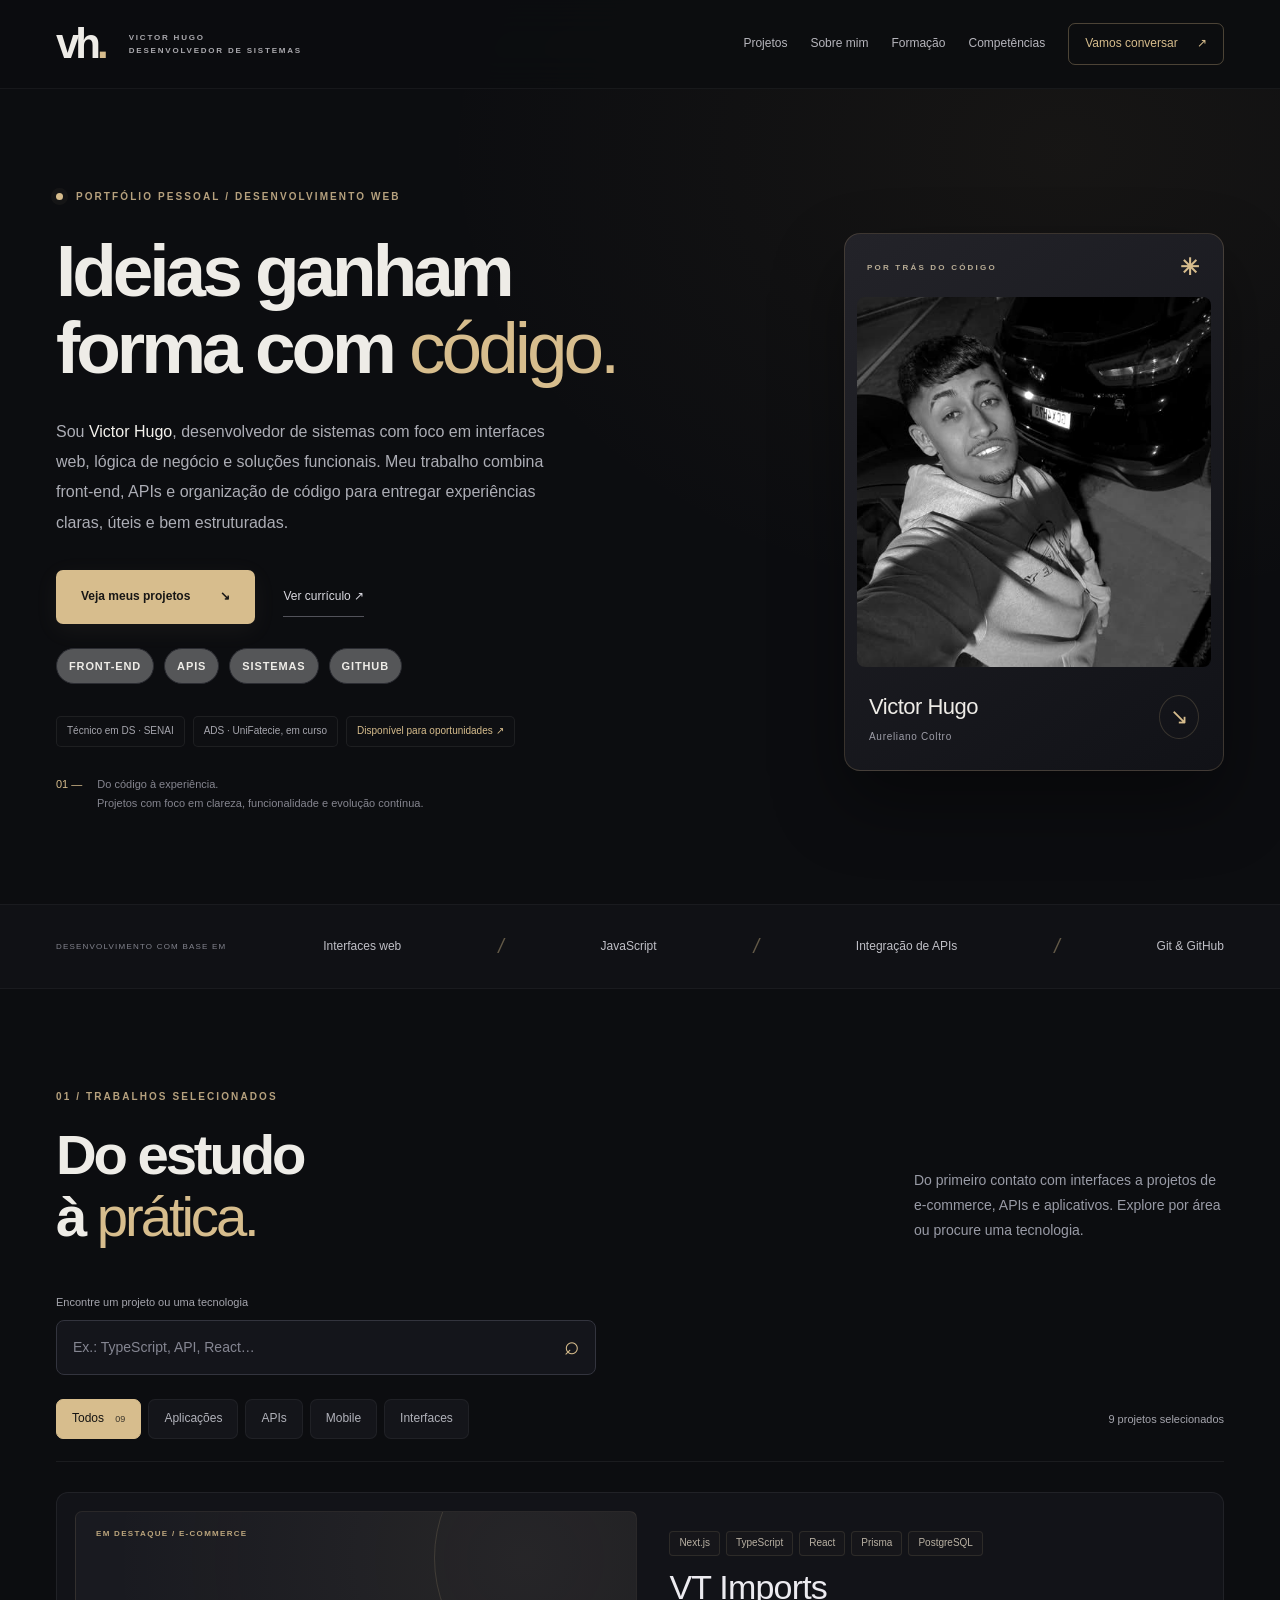
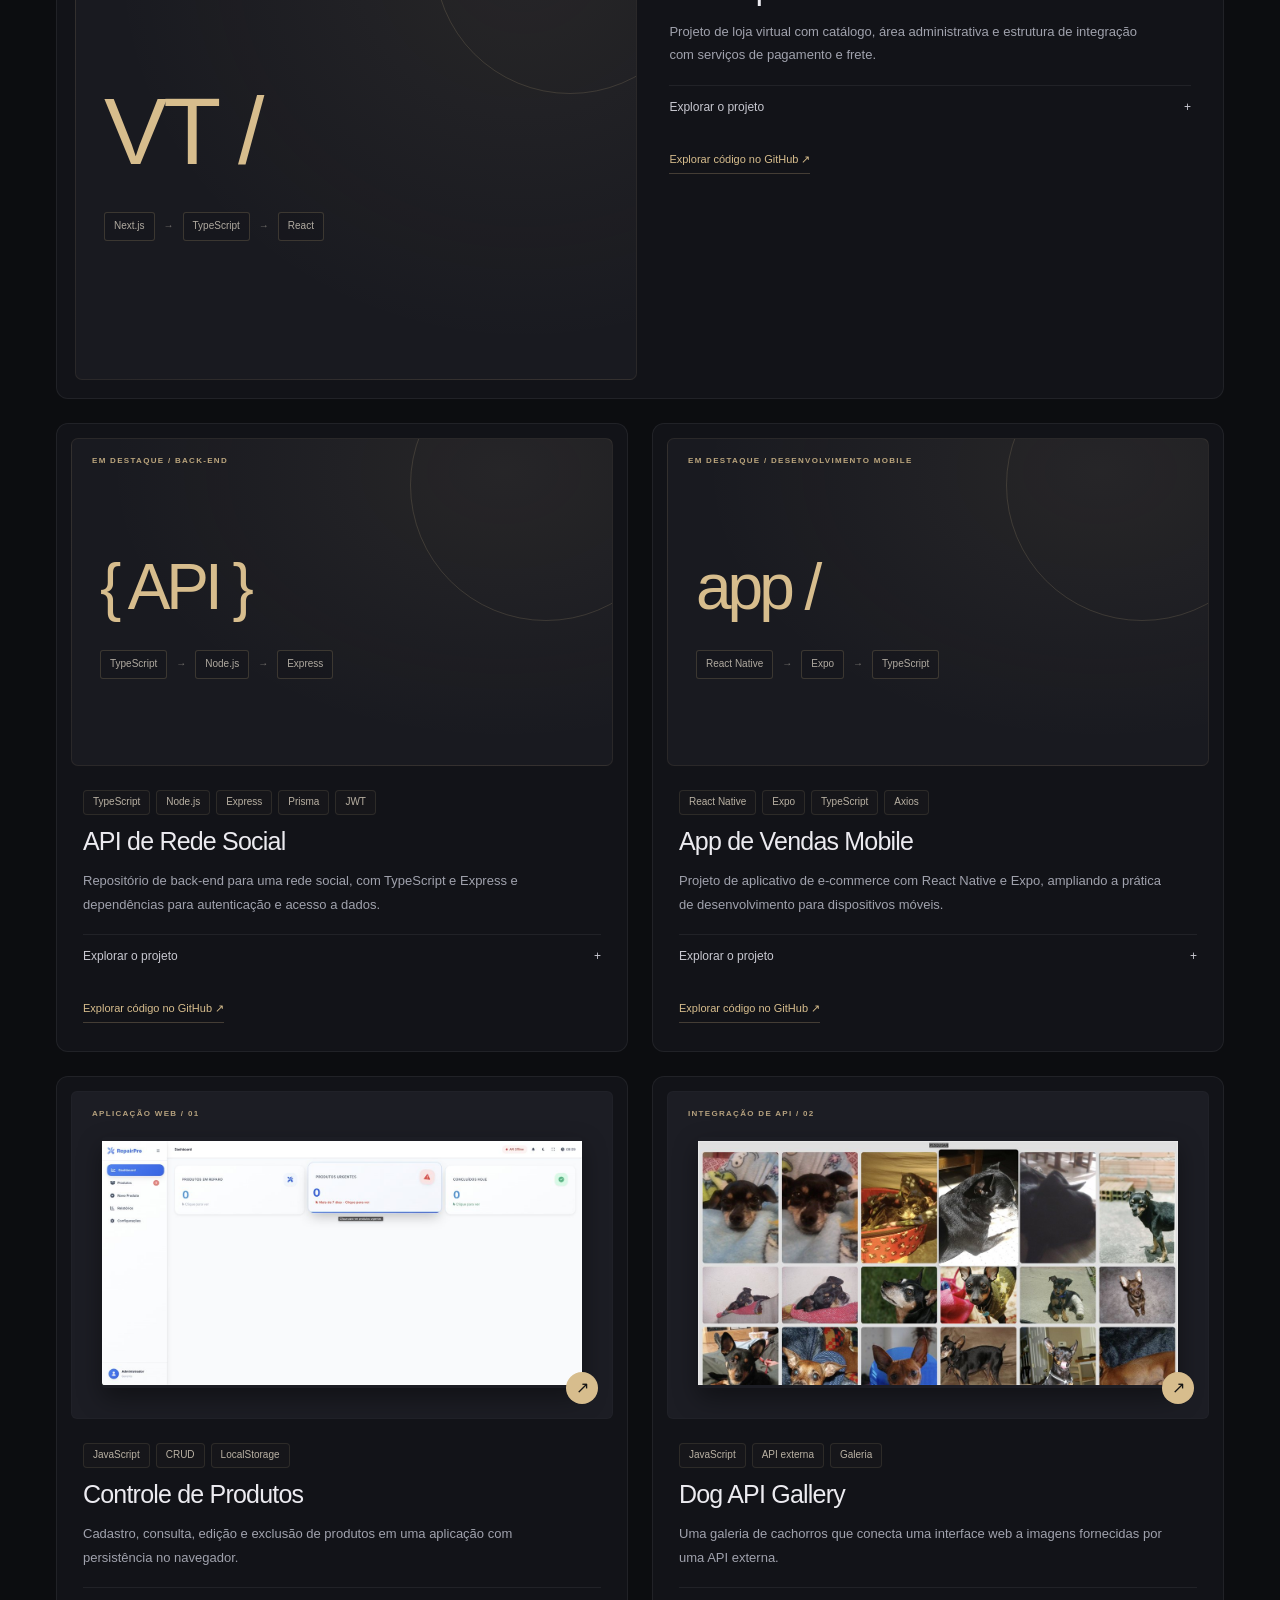
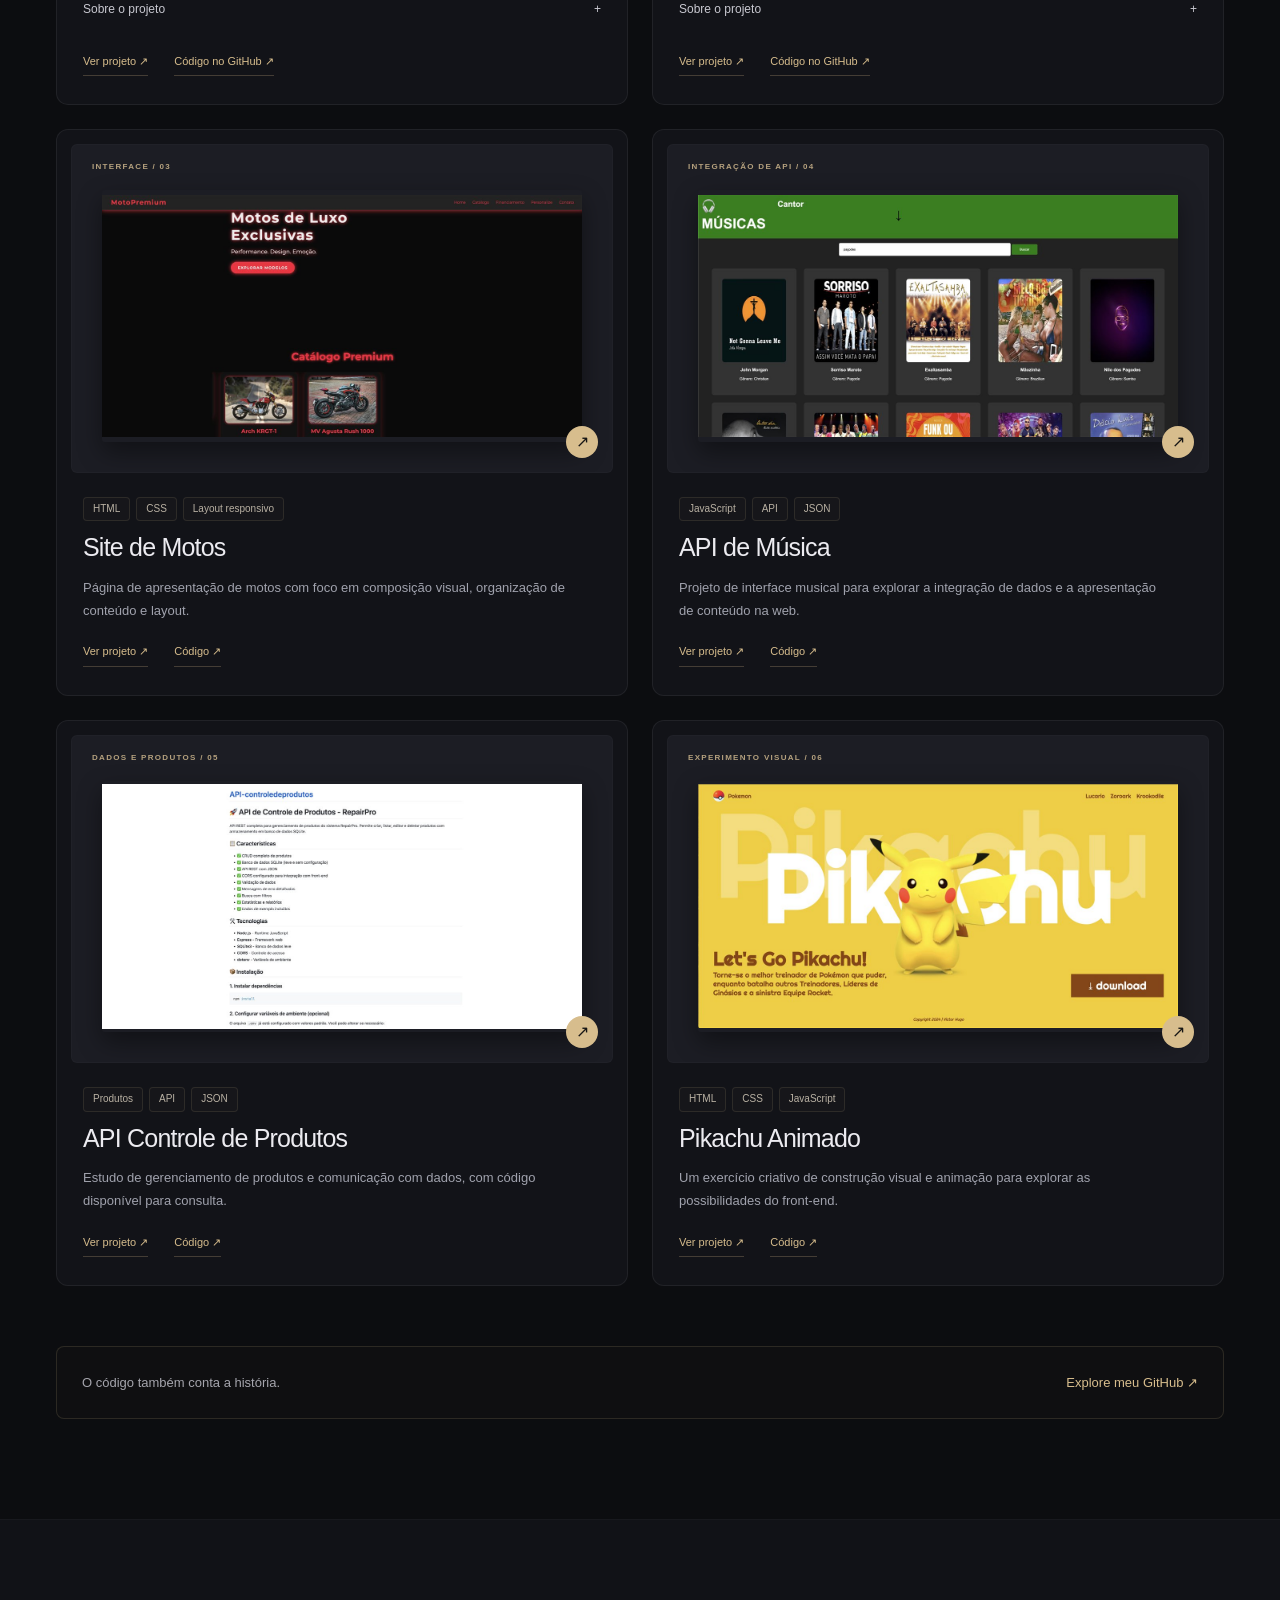
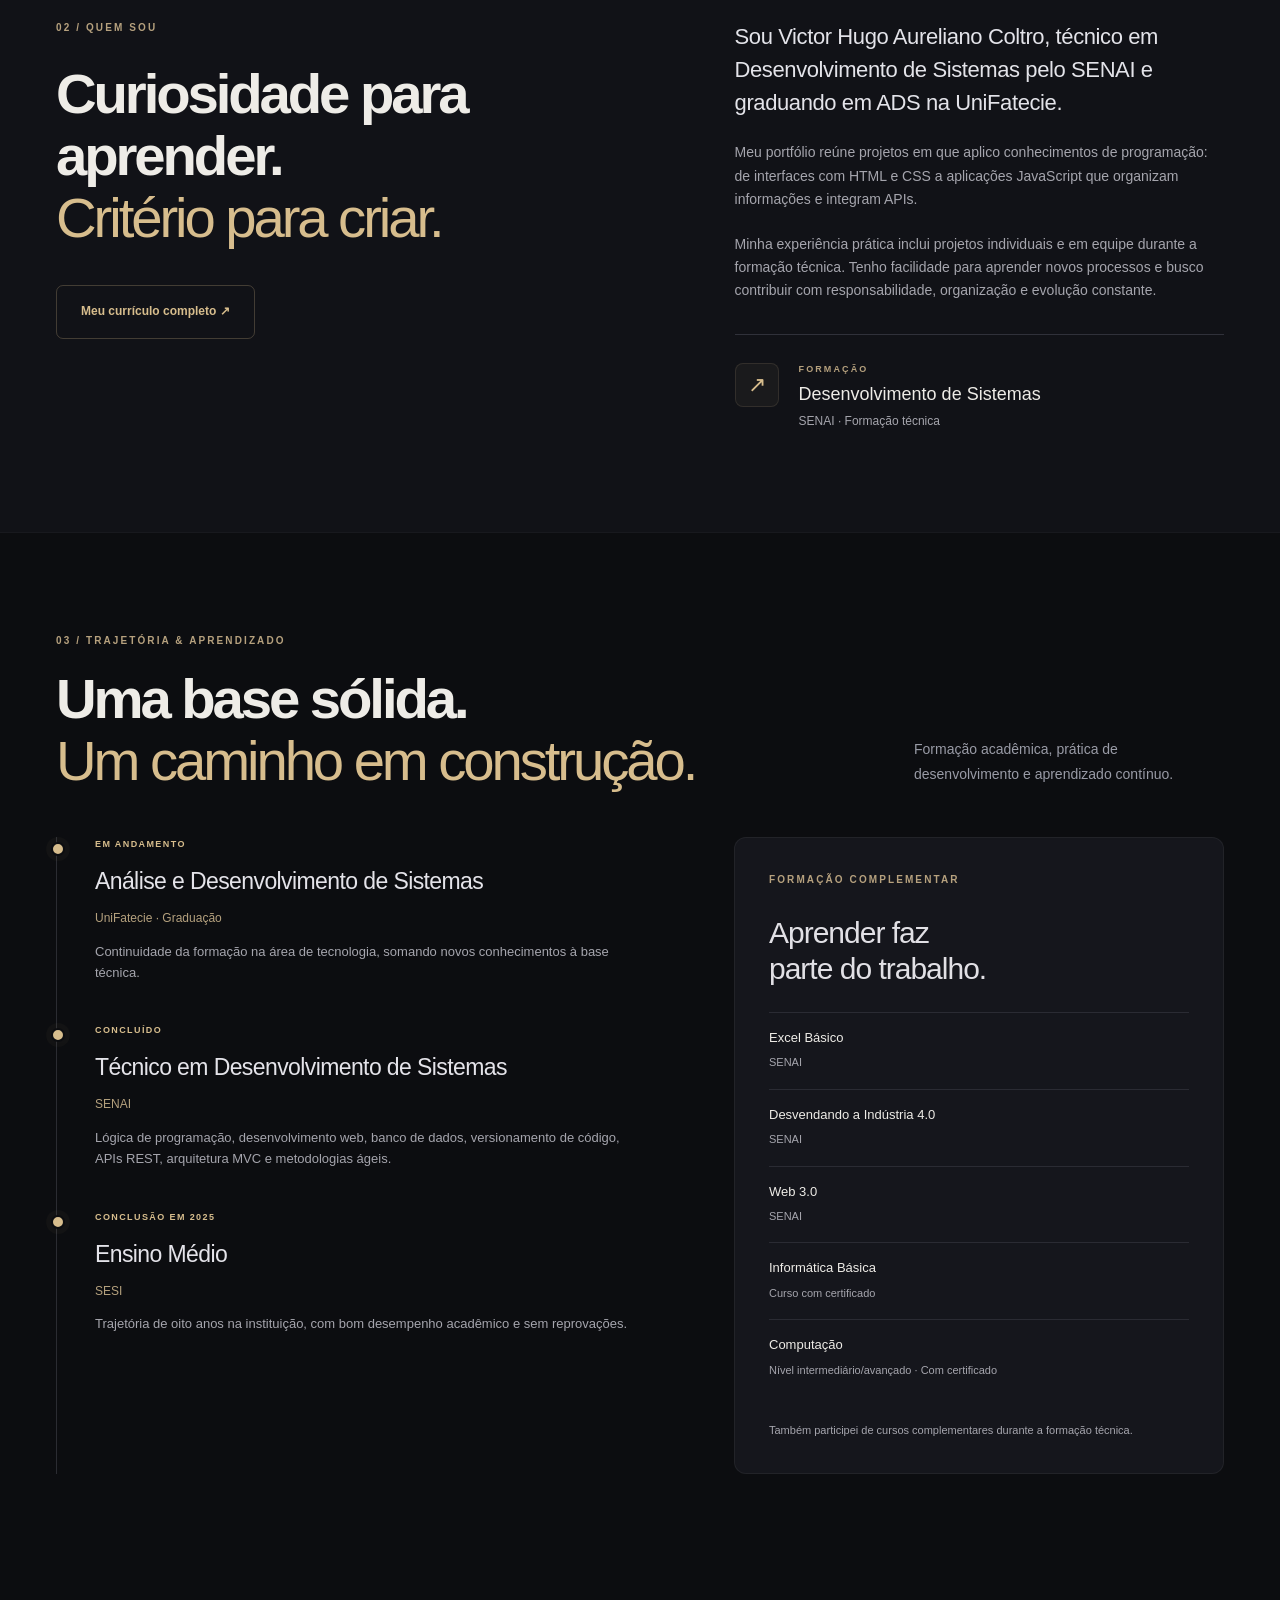
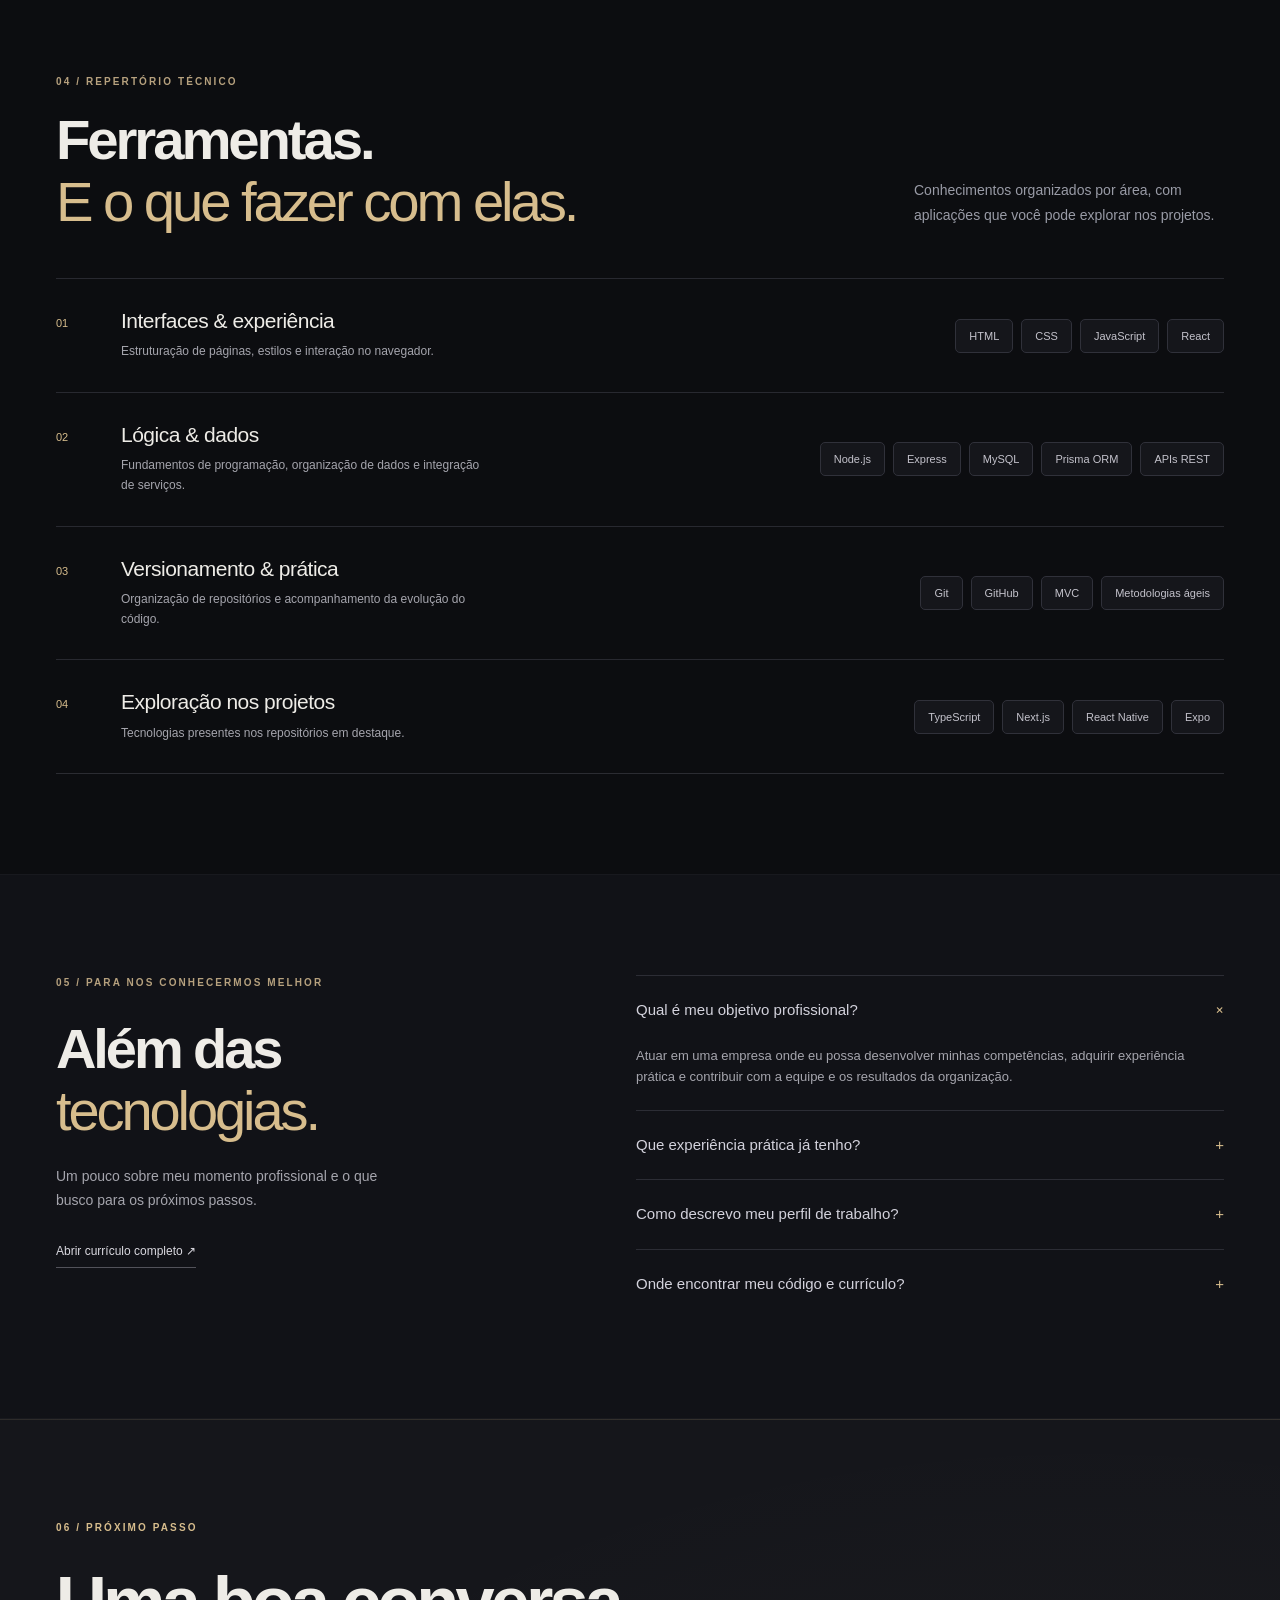
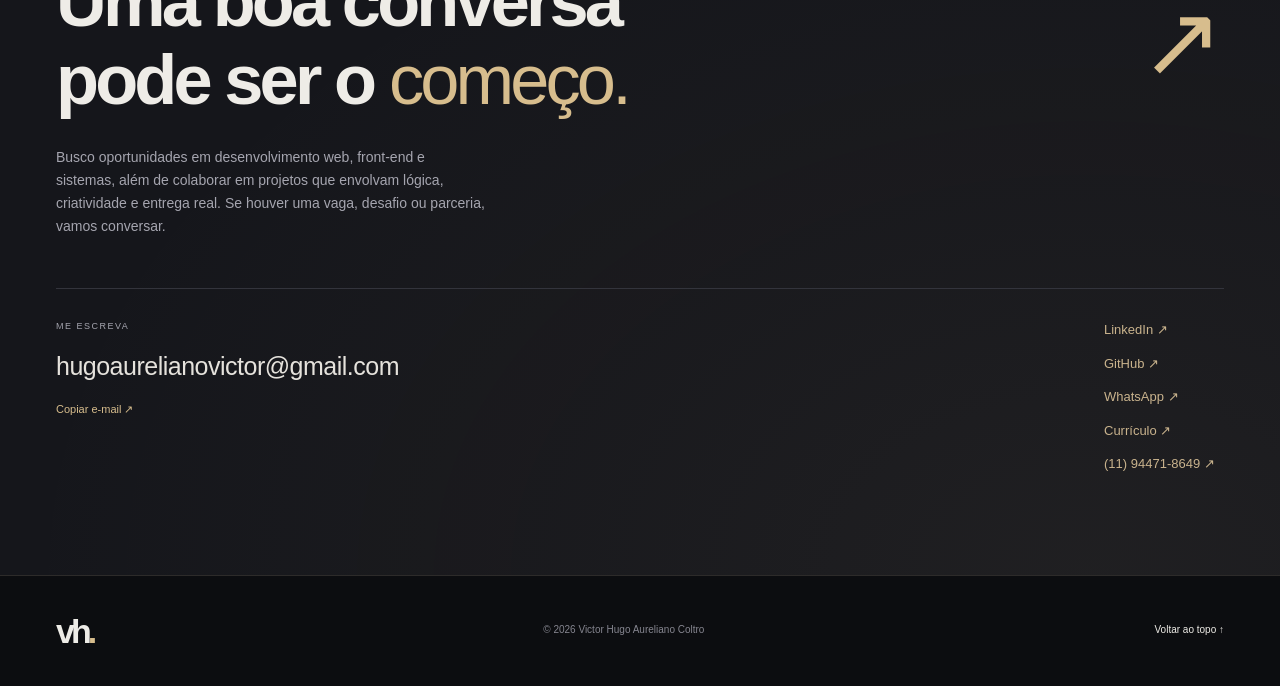
<file: index.html>
<!doctype html>
<html lang="pt-BR">
<head>
  <meta charset="utf-8">
  <meta name="viewport" content="width=device-width, initial-scale=1">
  <meta name="description" content="Victor Hugo Aureliano Coltro, desenvolvedor de sistemas formado pelo SENAI. Conheça meus projetos, tecnologias e trajetória.">
  <meta name="theme-color" content="#0c0d10">
  <meta property="og:title" content="Victor Hugo — Desenvolvimento com propósito">
  <meta property="og:description" content="Projetos, formação e repertório em desenvolvimento de sistemas. Conheça meu trabalho.">
  <meta property="og:type" content="website">
  <meta property="og:locale" content="pt_BR">
  <meta property="og:url" content="https://victorhugoaurelianocoltro.github.io/portifolio/">
  <meta property="og:image" content="https://victorhugoaurelianocoltro.github.io/portifolio/img/optimized/image.jpg">
  <link rel="canonical" href="https://victorhugoaurelianocoltro.github.io/portifolio/">
  <link rel="icon" href="img/favicon.svg" type="image/svg+xml">
  <link rel="stylesheet" href="css/style.css">
  <link rel="stylesheet" href="css/theme.css" media="screen">
  <script src="js/script.js" defer></script>
  <title>Victor Hugo | Desenvolvedor de Sistemas</title>
</head>
<body>
<a class="skip-link" href="#conteudo">Pular para o conteúdo</a>
<header class="header">
  <div class="container navigation">
    <a class="brand" href="#inicio" aria-label="Victor Hugo, início">vh<span>.</span><span class="brand-caption">VICTOR HUGO<br>DESENVOLVEDOR DE SISTEMAS</span></a>
    <button class="menu-toggle" type="button" aria-expanded="false" aria-controls="navigation" hidden>Menu <span aria-hidden="true">☰</span></button>
    <nav id="navigation" aria-label="Navegação principal">
      <a href="#projetos">Projetos</a><a href="#sobre">Sobre mim</a><a href="#trajetoria">Formação</a><a href="#competencias">Competências</a><a class="nav-contact" href="#contato">Vamos conversar <span aria-hidden="true">↗</span></a>
    </nav>
  </div>
</header>
<main id="conteudo">
  <section class="hero container" id="inicio" aria-labelledby="hero-title">
    <div class="hero-copy">
      <p class="eyebrow"><span class="status-dot" aria-hidden="true"></span> PORTFÓLIO PESSOAL / DESENVOLVIMENTO WEB</p>
      <h1 id="hero-title">Ideias ganham<br>forma com <em>código.</em></h1>
      <p class="hero-intro">Sou <strong>Victor Hugo</strong>, desenvolvedor de sistemas com foco em interfaces web, lógica de negócio e soluções funcionais. Meu trabalho combina front-end, APIs e organização de código para entregar experiências claras, úteis e bem estruturadas.</p>
      <div class="actions"><a class="button primary" href="#projetos">Veja meus projetos <span aria-hidden="true">↘</span></a><a class="text-link" href="curriculo.html">Ver currículo <span aria-hidden="true">↗</span></a></div>
      <div class="hero-badges" aria-label="Especialidades"><span>Front-end</span><span>APIs</span><span>Sistemas</span><span>GitHub</span></div>
      <div class="hero-profile"><span>Técnico em DS · SENAI</span><span>ADS · UniFatecie, em curso</span><a href="#contato">Disponível para oportunidades ↗</a></div><div class="hero-note"><span aria-hidden="true">01 —</span> Do código à experiência.<br><span class="note-indent">Projetos com foco em clareza, funcionalidade e evolução contínua.</span></div>
    </div>
    <figure class="portrait">
      <div class="portrait-top"><span>POR TRÁS DO CÓDIGO</span><span aria-hidden="true">✳</span></div>
      <img src="img/optimized/image.jpg" width="480" height="640" fetchpriority="high" alt="Victor Hugo Aureliano Coltro">
      <figcaption><div><strong>Victor Hugo</strong><span>Aureliano Coltro</span></div><a href="#sobre" aria-label="Conheça minha trajetória">↘</a></figcaption>
    </figure>
  </section>
  <div class="expertise-strip"><div class="container"><span>DESENVOLVIMENTO COM BASE EM</span><strong>Interfaces web</strong><i aria-hidden="true">/</i><strong>JavaScript</strong><i aria-hidden="true">/</i><strong>Integração de APIs</strong><i aria-hidden="true">/</i><strong>Git & GitHub</strong></div></div>
  <section class="section container" id="projetos" aria-labelledby="projects-title">
    <div class="section-heading"><div><p class="eyebrow">01 / TRABALHOS SELECIONADOS</p><h2 id="projects-title">Do estudo<br>à <em>prática.</em></h2></div><p>Do primeiro contato com interfaces a projetos de e-commerce, APIs e aplicativos. Explore por área ou procure uma tecnologia.</p></div>
    <div class="project-search" hidden><label for="project-search">Encontre um projeto ou uma tecnologia</label><input id="project-search" type="search" placeholder="Ex.: TypeScript, API, React…" autocomplete="off"><span aria-hidden="true">⌕</span></div><div class="project-toolbar"><div class="filters" aria-label="Filtrar projetos" hidden><button type="button" data-filter="all" aria-pressed="true">Todos <span>09</span></button><button type="button" data-filter="aplicacoes" aria-pressed="false">Aplicações</button><button type="button" data-filter="apis" aria-pressed="false">APIs</button><button type="button" data-filter="mobile" aria-pressed="false">Mobile</button><button type="button" data-filter="interfaces" aria-pressed="false">Interfaces</button></div><p id="project-count" role="status" aria-live="polite">9 projetos selecionados</p></div>
    <div class="projects-grid"><article class="project case-project" data-category="aplicacoes"><div class="case-art commerce" aria-label="Projeto de e-commerce"><span class="visual-label">EM DESTAQUE / E-COMMERCE</span><strong aria-hidden="true">VT /</strong><div class="architecture" aria-hidden="true"><span>Next.js</span><i>→</i><span>TypeScript</span><i>→</i><span>React</span></div></div><div class="project-body"><div class="tags"><span>Next.js</span><span>TypeScript</span><span>React</span><span>Prisma</span><span>PostgreSQL</span></div><h3>VT Imports</h3><p>Projeto de loja virtual com catálogo, área administrativa e estrutura de integração com serviços de pagamento e frete.</p><details><summary>Explorar o projeto <span aria-hidden="true">+</span></summary><div class="case-details"><h4>Contexto</h4><p>Explorar uma aplicação de comércio eletrônico que reúne interface, dados e administração em um mesmo projeto.</p><h4>Estrutura técnica</h4><p>O repositório utiliza Next.js e React na interface, Prisma com PostgreSQL para persistência e Auth.js para autenticação. A documentação descreve integrações com Stripe e Mercado Pago.</p><h4>Escopo e execução</h4><p>Pagamentos, frete e serviços externos dependem de credenciais e configuração. A apresentação aqui descreve o repositório, sem afirmar operação comercial em produção.</p></div></details><div class="project-links"><a href="https://github.com/victorhugoaurelianocoltro/VT-IMPORTS" target="_blank" rel="noopener noreferrer">Explorar código no GitHub ↗</a></div></div></article>
<article class="project case-project" data-category="apis"><div class="case-art backend" aria-label="Projeto de back-end"><span class="visual-label">EM DESTAQUE / BACK-END</span><strong aria-hidden="true">{ API }</strong><div class="architecture" aria-hidden="true"><span>TypeScript</span><i>→</i><span>Node.js</span><i>→</i><span>Express</span></div></div><div class="project-body"><div class="tags"><span>TypeScript</span><span>Node.js</span><span>Express</span><span>Prisma</span><span>JWT</span></div><h3>API de Rede Social</h3><p>Repositório de back-end para uma rede social, com TypeScript e Express e dependências para autenticação e acesso a dados.</p><details><summary>Explorar o projeto <span aria-hidden="true">+</span></summary><div class="case-details"><h4>Contexto</h4><p>Estudar a organização de um serviço back-end separado da interface e os componentes de uma API.</p><h4>Estrutura técnica</h4><p>O package.json inclui Express, Prisma, JSON Web Token e bcryptjs, além de scripts de desenvolvimento e compilação TypeScript.</p><h4>Escopo e execução</h4><p>A stack foi conferida no repositório. A disponibilidade de endpoints e os fluxos de autenticação não foram auditados nesta apresentação.</p></div></details><div class="project-links"><a href="https://github.com/victorhugoaurelianocoltro/API--A-melhor-rede-social" target="_blank" rel="noopener noreferrer">Explorar código no GitHub ↗</a></div></div></article>
<article class="project case-project" data-category="mobile"><div class="case-art mobile" aria-label="Projeto de desenvolvimento mobile"><span class="visual-label">EM DESTAQUE / DESENVOLVIMENTO MOBILE</span><strong aria-hidden="true">app /</strong><div class="architecture" aria-hidden="true"><span>React Native</span><i>→</i><span>Expo</span><i>→</i><span>TypeScript</span></div></div><div class="project-body"><div class="tags"><span>React Native</span><span>Expo</span><span>TypeScript</span><span>Axios</span></div><h3>App de Vendas Mobile</h3><p>Projeto de aplicativo de e-commerce com React Native e Expo, ampliando a prática de desenvolvimento para dispositivos móveis.</p><details><summary>Explorar o projeto <span aria-hidden="true">+</span></summary><div class="case-details"><h4>Contexto</h4><p>Explorar uma aplicação mobile e a organização de telas, navegação e comunicação com serviços.</p><h4>Estrutura técnica</h4><p>O projeto declara React Navigation, Axios, AsyncStorage e SecureStore, com scripts Expo para Android, iOS e web.</p><h4>Escopo e execução</h4><p>A execução requer o ambiente Expo e as configurações do projeto. O repositório não equivale a um aplicativo publicado nas lojas.</p></div></details><div class="project-links"><a href="https://github.com/victorhugoaurelianocoltro/app-vendas-mobile" target="_blank" rel="noopener noreferrer">Explorar código no GitHub ↗</a></div></div></article>
      <article class="project featured" data-category="aplicacoes">
        <a class="project-visual visual-green" href="https://victorhugoaurelianocoltro.github.io/controledeprodutos/" target="_blank" rel="noopener noreferrer" aria-label="Abrir demonstração de Controle de Produtos em nova aba"><span class="visual-label">APLICAÇÃO WEB / 01</span><img src="img/optimized/projeto%20controle%20de%20produtos.jpg" width="1200" height="675" loading="lazy" alt="Interface do projeto Controle de Produtos"><span class="visual-arrow" aria-hidden="true">↗</span></a>
        <div class="project-body"><div class="tags"><span>JavaScript</span><span>CRUD</span><span>LocalStorage</span></div><h3>Controle de Produtos</h3><p>Cadastro, consulta, edição e exclusão de produtos em uma aplicação com persistência no navegador.</p><details><summary>Sobre o projeto <span aria-hidden="true">+</span></summary><p>Exercício de gerenciamento de dados com JavaScript. O armazenamento local mantém os registros no mesmo navegador; os dados não são compartilhados entre dispositivos.</p></details><div class="project-links"><a href="https://victorhugoaurelianocoltro.github.io/controledeprodutos/" target="_blank" rel="noopener noreferrer">Ver projeto ↗</a><a href="https://github.com/victorhugoaurelianocoltro/controledeprodutos" target="_blank" rel="noopener noreferrer">Código no GitHub ↗</a></div></div>
      </article>
      <article class="project featured" data-category="apis">
        <a class="project-visual visual-blue" href="https://victorhugoaurelianocoltro.github.io/dogapi/" target="_blank" rel="noopener noreferrer" aria-label="Abrir demonstração de Dog API Gallery em nova aba"><span class="visual-label">INTEGRAÇÃO DE API / 02</span><img src="img/optimized/apidog.jpg" width="1200" height="675" loading="lazy" alt="Interface da galeria de cachorros Dog API"><span class="visual-arrow" aria-hidden="true">↗</span></a>
        <div class="project-body"><div class="tags"><span>JavaScript</span><span>API externa</span><span>Galeria</span></div><h3>Dog API Gallery</h3><p>Uma galeria de cachorros que conecta uma interface web a imagens fornecidas por uma API externa.</p><details><summary>Sobre o projeto <span aria-hidden="true">+</span></summary><p>Exploração de requisições assíncronas e apresentação de dados visuais. A disponibilidade das imagens depende do serviço externo utilizado pelo projeto.</p></details><div class="project-links"><a href="https://victorhugoaurelianocoltro.github.io/dogapi/" target="_blank" rel="noopener noreferrer">Ver projeto ↗</a><a href="https://github.com/victorhugoaurelianocoltro/dogapi" target="_blank" rel="noopener noreferrer">Código no GitHub ↗</a></div></div>
      </article>
      <article class="project" data-category="interfaces"><a class="project-visual visual-sand" href="https://victorhugoaurelianocoltro.github.io/site-moto/" target="_blank" rel="noopener noreferrer" aria-label="Abrir Site de Motos em nova aba"><span class="visual-label">INTERFACE / 03</span><img src="img/optimized/site-motos.jpg" width="1200" height="675" loading="lazy" alt="Página do projeto Site de Motos"><span class="visual-arrow" aria-hidden="true">↗</span></a><div class="project-body"><div class="tags"><span>HTML</span><span>CSS</span><span>Layout responsivo</span></div><h3>Site de Motos</h3><p>Página de apresentação de motos com foco em composição visual, organização de conteúdo e layout.</p><div class="project-links"><a href="https://victorhugoaurelianocoltro.github.io/site-moto/" target="_blank" rel="noopener noreferrer">Ver projeto ↗</a><a href="https://github.com/victorhugoaurelianocoltro/site-moto" target="_blank" rel="noopener noreferrer">Código ↗</a></div></div></article>
      <article class="project" data-category="apis"><a class="project-visual visual-lilac" href="https://victorhugoaurelianocoltro.github.io/api-musica/" target="_blank" rel="noopener noreferrer" aria-label="Abrir API de Música em nova aba"><span class="visual-label">INTEGRAÇÃO DE API / 04</span><img src="img/optimized/site-musica.jpg" width="1200" height="675" loading="lazy" alt="Interface do projeto API de Música"><span class="visual-arrow" aria-hidden="true">↗</span></a><div class="project-body"><div class="tags"><span>JavaScript</span><span>API</span><span>JSON</span></div><h3>API de Música</h3><p>Projeto de interface musical para explorar a integração de dados e a apresentação de conteúdo na web.</p><div class="project-links"><a href="https://victorhugoaurelianocoltro.github.io/api-musica/" target="_blank" rel="noopener noreferrer">Ver projeto ↗</a><a href="https://github.com/victorhugoaurelianocoltro/api-musica" target="_blank" rel="noopener noreferrer">Código ↗</a></div></div></article>
      <article class="project" data-category="apis"><a class="project-visual visual-blue" href="https://victorhugoaurelianocoltro.github.io/API-controledeprodutos/" target="_blank" rel="noopener noreferrer" aria-label="Abrir API Controle de Produtos em nova aba"><span class="visual-label">DADOS E PRODUTOS / 05</span><img src="img/optimized/api-controle%20de%20produtos.jpg" width="1200" height="675" loading="lazy" alt="Interface do projeto API Controle de Produtos"><span class="visual-arrow" aria-hidden="true">↗</span></a><div class="project-body"><div class="tags"><span>Produtos</span><span>API</span><span>JSON</span></div><h3>API Controle de Produtos</h3><p>Estudo de gerenciamento de produtos e comunicação com dados, com código disponível para consulta.</p><div class="project-links"><a href="https://victorhugoaurelianocoltro.github.io/API-controledeprodutos/" target="_blank" rel="noopener noreferrer">Ver projeto ↗</a><a href="https://github.com/victorhugoaurelianocoltro/API-controledeprodutos" target="_blank" rel="noopener noreferrer">Código ↗</a></div></div></article>
      <article class="project" data-category="interfaces"><a class="project-visual visual-yellow" href="https://victorhugoaurelianocoltro.github.io/Pikachu-ds1bb/" target="_blank" rel="noopener noreferrer" aria-label="Abrir Pikachu Animado em nova aba"><span class="visual-label">EXPERIMENTO VISUAL / 06</span><img src="img/optimized/pickachu.jpg" width="1200" height="675" loading="lazy" alt="Projeto visual do personagem Pikachu"><span class="visual-arrow" aria-hidden="true">↗</span></a><div class="project-body"><div class="tags"><span>HTML</span><span>CSS</span><span>JavaScript</span></div><h3>Pikachu Animado</h3><p>Um exercício criativo de construção visual e animação para explorar as possibilidades do front-end.</p><div class="project-links"><a href="https://victorhugoaurelianocoltro.github.io/Pikachu-ds1bb/" target="_blank" rel="noopener noreferrer">Ver projeto ↗</a><a href="https://github.com/victorhugoaurelianocoltro/Pikachu-ds1bb" target="_blank" rel="noopener noreferrer">Código ↗</a></div></div></article>
    </div>
    <p id="project-empty" hidden>Nenhum projeto encontrado. Experimente outra tecnologia ou selecione “Todos”.</p><a class="github-callout" href="https://github.com/victorhugoaurelianocoltro" target="_blank" rel="noopener noreferrer"><span>O código também conta a história.</span><strong>Explore meu GitHub ↗</strong></a>
  </section>
  <section class="about section" id="sobre" aria-labelledby="about-title"><div class="container about-grid"><div><p class="eyebrow">02 / QUEM SOU</p><h2 id="about-title">Curiosidade para<br>aprender.<br><em>Critério para criar.</em></h2><a class="button outline" href="curriculo.html">Meu currículo completo ↗</a></div><div class="about-copy"><p class="lead">Sou Victor Hugo Aureliano Coltro, técnico em Desenvolvimento de Sistemas pelo SENAI e graduando em ADS na UniFatecie.</p><p>Meu portfólio reúne projetos em que aplico conhecimentos de programação: de interfaces com HTML e CSS a aplicações JavaScript que organizam informações e integram APIs.</p><p>Minha experiência prática inclui projetos individuais e em equipe durante a formação técnica. Tenho facilidade para aprender novos processos e busco contribuir com responsabilidade, organização e evolução constante.</p><div class="education"><span class="education-icon" aria-hidden="true">↗</span><div><p class="eyebrow">FORMAÇÃO</p><h3>Desenvolvimento de Sistemas</h3><p>SENAI · Formação técnica</p></div></div></div></div></section>

<section class="section container" id="trajetoria" aria-labelledby="trajectory-title">
 <div class="section-heading"><div><p class="eyebrow">03 / TRAJETÓRIA & APRENDIZADO</p><h2 id="trajectory-title">Uma base sólida.<br><em>Um caminho em construção.</em></h2></div><p>Formação acadêmica, prática de desenvolvimento e aprendizado contínuo.</p></div>
 <div class="journey-grid"><div class="timeline"><article><span class="timeline-label">EM ANDAMENTO</span><h3>Análise e Desenvolvimento de Sistemas</h3><p class="institution">UniFatecie · Graduação</p><p>Continuidade da formação na área de tecnologia, somando novos conhecimentos à base técnica.</p></article><article><span class="timeline-label">CONCLUÍDO</span><h3>Técnico em Desenvolvimento de Sistemas</h3><p class="institution">SENAI</p><p>Lógica de programação, desenvolvimento web, banco de dados, versionamento de código, APIs REST, arquitetura MVC e metodologias ágeis.</p></article><article><span class="timeline-label">CONCLUSÃO EM 2025</span><h3>Ensino Médio</h3><p class="institution">SESI</p><p>Trajetória de oito anos na instituição, com bom desempenho acadêmico e sem reprovações.</p></article></div>
 <aside class="learning-panel"><p class="eyebrow">FORMAÇÃO COMPLEMENTAR</p><h3>Aprender faz<br>parte do trabalho.</h3><ul><li><strong>Excel Básico</strong><span>SENAI</span></li><li><strong>Desvendando a Indústria 4.0</strong><span>SENAI</span></li><li><strong>Web 3.0</strong><span>SENAI</span></li><li><strong>Informática Básica</strong><span>Curso com certificado</span></li><li><strong>Computação</strong><span>Nível intermediário/avançado · Com certificado</span></li></ul><p>Também participei de cursos complementares durante a formação técnica.</p></aside></div>
</section><section class="section container" id="competencias" aria-labelledby="skills-title"><div class="section-heading"><div><p class="eyebrow">04 / REPERTÓRIO TÉCNICO</p><h2 id="skills-title">Ferramentas.<br><em>E o que fazer com elas.</em></h2></div><p>Conhecimentos organizados por área, com aplicações que você pode explorar nos projetos.</p></div><div class="skills-list"><article><span class="skill-number">01</span><div><h3>Interfaces & experiência</h3><p>Estruturação de páginas, estilos e interação no navegador.</p></div><div class="skill-tags"><span>HTML</span><span>CSS</span><span>JavaScript</span><span>React</span></div></article><article><span class="skill-number">02</span><div><h3>Lógica & dados</h3><p>Fundamentos de programação, organização de dados e integração de serviços.</p></div><div class="skill-tags"><span>Node.js</span><span>Express</span><span>MySQL</span><span>Prisma ORM</span><span>APIs REST</span></div></article><article><span class="skill-number">03</span><div><h3>Versionamento & prática</h3><p>Organização de repositórios e acompanhamento da evolução do código.</p></div><div class="skill-tags"><span>Git</span><span>GitHub</span><span>MVC</span><span>Metodologias ágeis</span></div></article><article><span class="skill-number">04</span><div><h3>Exploração nos projetos</h3><p>Tecnologias presentes nos repositórios em destaque.</p></div><div class="skill-tags"><span>TypeScript</span><span>Next.js</span><span>React Native</span><span>Expo</span></div></article></div></section>
  <section class="section recruiter" aria-labelledby="recruiter-title"><div class="container recruiter-grid"><div><p class="eyebrow">05 / PARA NOS CONHECERMOS MELHOR</p><h2 id="recruiter-title">Além das<br><em>tecnologias.</em></h2><p>Um pouco sobre meu momento profissional e o que busco para os próximos passos.</p><a class="text-link" href="curriculo.html">Abrir currículo completo ↗</a></div><div class="faq-list"><details open><summary>Qual é meu objetivo profissional? <span>+</span></summary><p>Atuar em uma empresa onde eu possa desenvolver minhas competências, adquirir experiência prática e contribuir com a equipe e os resultados da organização.</p></details><details><summary>Que experiência prática já tenho? <span>+</span></summary><p>Projetos individuais e em equipe realizados durante a formação técnica, aplicando desenvolvimento web, organização de código, integração de sistemas e resolução de problemas. Os repositórios apresentam essa evolução.</p></details><details><summary>Como descrevo meu perfil de trabalho? <span>+</span></summary><p>Sou focado, responsável e comprometido. Valorizo o trabalho em equipe, tenho facilidade para aprender novos processos e procuro lidar com desafios com maturidade e dedicação.</p></details><details><summary>Onde encontrar meu código e currículo? <span>+</span></summary><p>Os projetos desta página levam aos repositórios públicos do GitHub. O currículo reúne minha formação, competências e contato, com opção de impressão ou de salvar em PDF.</p><a class="text-link" href="curriculo.html">Ver currículo ↗</a></details></div></div></section><section class="contact section" id="contato" aria-labelledby="contact-title"><div class="container"><p class="eyebrow">06 / PRÓXIMO PASSO</p><div class="contact-heading"><h2 id="contact-title">Uma boa conversa<br>pode ser o <em>começo.</em></h2><span class="contact-symbol" aria-hidden="true">↗</span></div><p class="contact-intro">Busco oportunidades em desenvolvimento web, front-end e sistemas, além de colaborar em projetos que envolvam lógica, criatividade e entrega real. Se houver uma vaga, desafio ou parceria, vamos conversar.</p><div class="contact-bottom"><div><p class="contact-label">ME ESCREVA</p><a class="email" href="mailto:hugoaurelianovictor@gmail.com">hugoaurelianovictor@gmail.com</a><button class="copy-email" type="button" hidden>Copiar e-mail <span aria-hidden="true">↗</span></button><p id="copy-status" role="status" aria-live="polite"></p></div><div class="contact-socials"><a href="https://www.linkedin.com/in/victor-hugo-2b775338b" target="_blank" rel="noopener noreferrer">LinkedIn ↗</a><a href="https://github.com/victorhugoaurelianocoltro" target="_blank" rel="noopener noreferrer">GitHub ↗</a><a href="https://wa.me/5511944718649" target="_blank" rel="noopener noreferrer">WhatsApp ↗</a><a href="curriculo.html">Currículo ↗</a><a href="tel:+5511944718649">(11) 94471-8649 ↗</a></div></div></div></section>
</main>
<footer class="container footer"><a class="brand" href="#inicio" aria-label="Voltar ao início">vh<span>.</span></a><p>© <span id="year">2026</span> Victor Hugo Aureliano Coltro</p><a href="#inicio">Voltar ao topo ↑</a></footer>
</body>
</html>
</file>
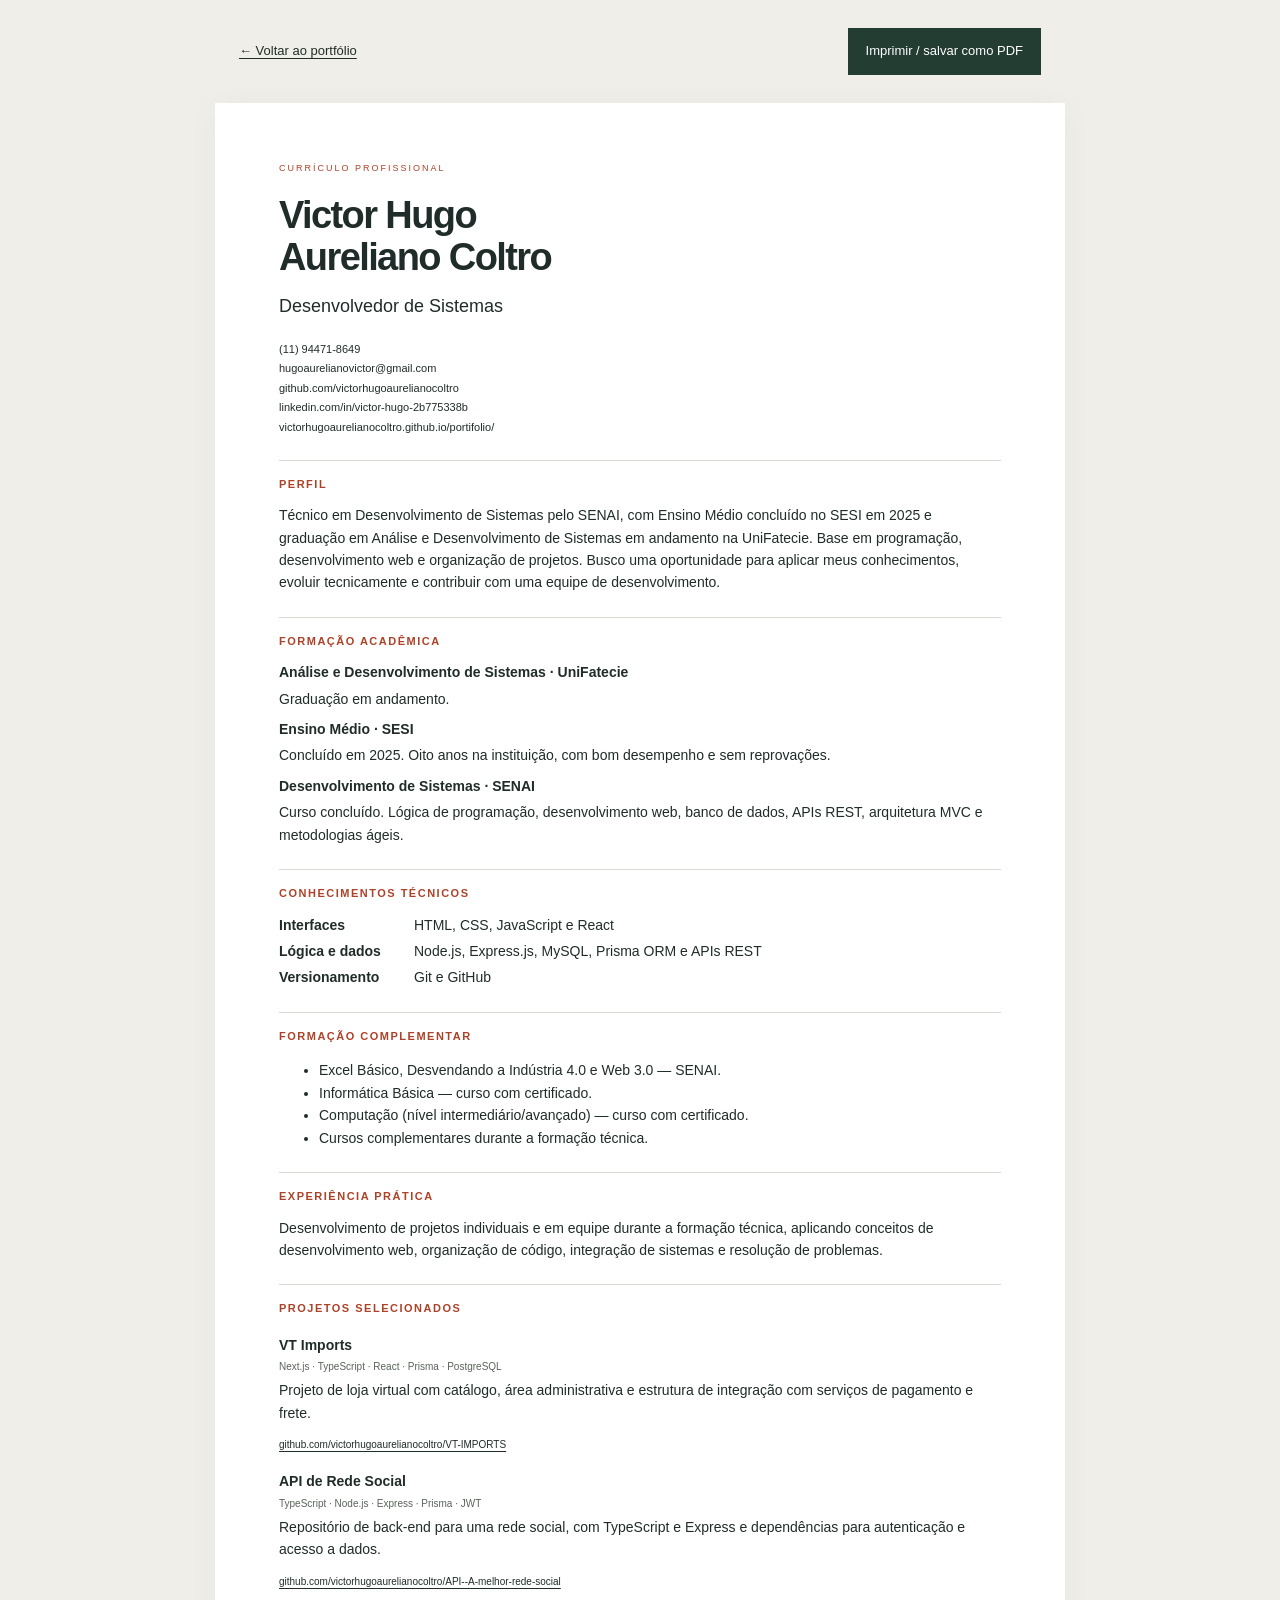
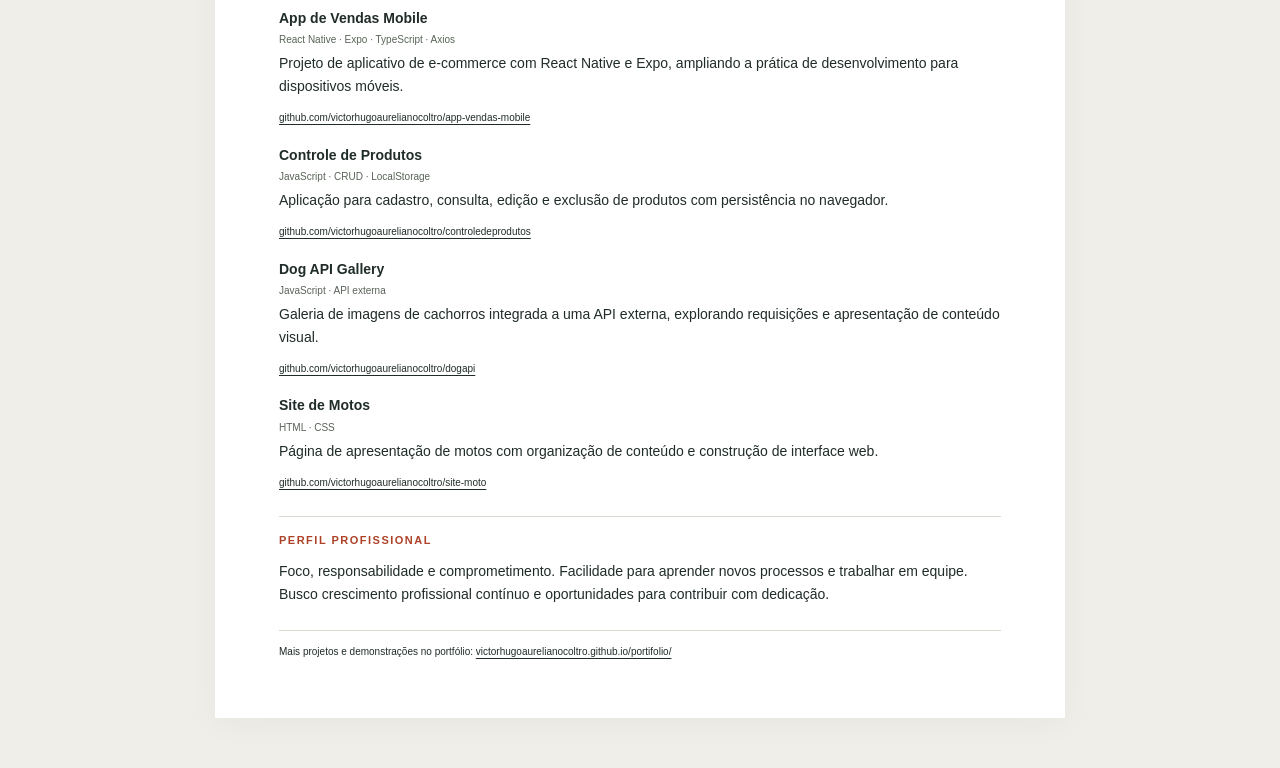
<file: curriculo.html>
<!doctype html>
<html lang="pt-BR"><head><meta charset="utf-8"><meta name="viewport" content="width=device-width, initial-scale=1"><meta name="description" content="Currículo de Victor Hugo Aureliano Coltro, desenvolvedor de sistemas formado pelo SENAI."><title>Currículo | Victor Hugo Aureliano Coltro</title><link rel="icon" href="img/favicon.svg" type="image/svg+xml"><link rel="stylesheet" href="css/resume.css"><script src="js/script.js" defer></script></head><body><div class="toolbar"><a href="index.html">← Voltar ao portfólio</a><button id="print-resume" type="button" hidden>Imprimir / salvar como PDF</button></div><main class="resume"><header><p class="kicker">CURRÍCULO PROFISSIONAL</p><h1>Victor Hugo<br>Aureliano Coltro</h1><p class="role">Desenvolvedor de Sistemas</p><div class="contacts"><a href="tel:+5511944718649">(11) 94471-8649</a><a href="mailto:hugoaurelianovictor@gmail.com">hugoaurelianovictor@gmail.com</a><a href="https://github.com/victorhugoaurelianocoltro">github.com/victorhugoaurelianocoltro</a><a href="https://www.linkedin.com/in/victor-hugo-2b775338b">linkedin.com/in/victor-hugo-2b775338b</a><a href="https://victorhugoaurelianocoltro.github.io/portifolio/">victorhugoaurelianocoltro.github.io/portifolio/</a></div></header><section><h2>Perfil</h2><p>Técnico em Desenvolvimento de Sistemas pelo SENAI, com Ensino Médio concluído no SESI em 2025 e graduação em Análise e Desenvolvimento de Sistemas em andamento na UniFatecie. Base em programação, desenvolvimento web e organização de projetos. Busco uma oportunidade para aplicar meus conhecimentos, evoluir tecnicamente e contribuir com uma equipe de desenvolvimento.</p></section><section><h2>Formação acadêmica</h2><h3>Análise e Desenvolvimento de Sistemas · UniFatecie</h3><p>Graduação em andamento.</p><h3>Ensino Médio · SESI</h3><p>Concluído em 2025. Oito anos na instituição, com bom desempenho e sem reprovações.</p><h3>Desenvolvimento de Sistemas · SENAI</h3><p>Curso concluído. Lógica de programação, desenvolvimento web, banco de dados, APIs REST, arquitetura MVC e metodologias ágeis.</p></section><section><h2>Conhecimentos técnicos</h2><dl><div><dt>Interfaces</dt><dd>HTML, CSS, JavaScript e React</dd></div><div><dt>Lógica e dados</dt><dd>Node.js, Express.js, MySQL, Prisma ORM e APIs REST</dd></div><div><dt>Versionamento</dt><dd>Git e GitHub</dd></div></dl></section><section><h2>Formação complementar</h2><ul><li>Excel Básico, Desvendando a Indústria 4.0 e Web 3.0 — SENAI.</li><li>Informática Básica — curso com certificado.</li><li>Computação (nível intermediário/avançado) — curso com certificado.</li><li>Cursos complementares durante a formação técnica.</li></ul></section><section><h2>Experiência prática</h2><p>Desenvolvimento de projetos individuais e em equipe durante a formação técnica, aplicando conceitos de desenvolvimento web, organização de código, integração de sistemas e resolução de problemas.</p></section><section><h2>Projetos selecionados</h2><article><h3>VT Imports<span>Next.js · TypeScript · React · Prisma · PostgreSQL</span></h3><p>Projeto de loja virtual com catálogo, área administrativa e estrutura de integração com serviços de pagamento e frete.</p><a href="https://github.com/victorhugoaurelianocoltro/VT-IMPORTS">github.com/victorhugoaurelianocoltro/VT-IMPORTS</a></article><article><h3>API de Rede Social<span>TypeScript · Node.js · Express · Prisma · JWT</span></h3><p>Repositório de back-end para uma rede social, com TypeScript e Express e dependências para autenticação e acesso a dados.</p><a href="https://github.com/victorhugoaurelianocoltro/API--A-melhor-rede-social">github.com/victorhugoaurelianocoltro/API--A-melhor-rede-social</a></article><article><h3>App de Vendas Mobile<span>React Native · Expo · TypeScript · Axios</span></h3><p>Projeto de aplicativo de e-commerce com React Native e Expo, ampliando a prática de desenvolvimento para dispositivos móveis.</p><a href="https://github.com/victorhugoaurelianocoltro/app-vendas-mobile">github.com/victorhugoaurelianocoltro/app-vendas-mobile</a></article><article><h3>Controle de Produtos <span>JavaScript · CRUD · LocalStorage</span></h3><p>Aplicação para cadastro, consulta, edição e exclusão de produtos com persistência no navegador.</p><a href="https://github.com/victorhugoaurelianocoltro/controledeprodutos">github.com/victorhugoaurelianocoltro/controledeprodutos</a></article><article><h3>Dog API Gallery <span>JavaScript · API externa</span></h3><p>Galeria de imagens de cachorros integrada a uma API externa, explorando requisições e apresentação de conteúdo visual.</p><a href="https://github.com/victorhugoaurelianocoltro/dogapi">github.com/victorhugoaurelianocoltro/dogapi</a></article><article><h3>Site de Motos <span>HTML · CSS</span></h3><p>Página de apresentação de motos com organização de conteúdo e construção de interface web.</p><a href="https://github.com/victorhugoaurelianocoltro/site-moto">github.com/victorhugoaurelianocoltro/site-moto</a></article></section><section><h2>Perfil profissional</h2><p>Foco, responsabilidade e comprometimento. Facilidade para aprender novos processos e trabalhar em equipe. Busco crescimento profissional contínuo e oportunidades para contribuir com dedicação.</p></section><footer>Mais projetos e demonstrações no portfólio: <a href="https://victorhugoaurelianocoltro.github.io/portifolio/">victorhugoaurelianocoltro.github.io/portifolio/</a></footer></main></body></html>
</file>
<file: css/style.css>
:root {
  --paper:#f5f3ee;
  --ink:#202c29;
  --muted:#646a63;
  --accent:#ae4228;
  --line:#d8dbd2;
  --green:#233d33;
  --white:#fffefa
}
* {
  box-sizing:border-box
}
html {
  scroll-behavior:smooth;
  scroll-padding-top:110px
}
body {
  margin:0;
  background:var(--paper);
  color:var(--ink);
  font-family:Arial,Helvetica,sans-serif;
  font-size:16px;
  line-height:1.65
}
a {
  color:inherit;
  text-decoration:none
}
button {
  font:inherit;
  cursor:pointer
}
button,a {
  -webkit-tap-highlight-color:transparent
}
a:focus-visible,button:focus-visible,summary:focus-visible {
  outline:3px solid var(--accent);
  outline-offset:6px
}
img {
  max-width:100%;
  display:block
}
h1,h2,h3,p,figure {
  margin:0
}
h1,h2,h3 {
  line-height:1.1
}
h1,h2 {
  font-weight:500;
  letter-spacing:-.065em
}
em {
  font-family:Georgia,'Times New Roman',serif;
  font-weight:400;
  letter-spacing:-.065em
}
p {
  color:var(--muted)
}
[hidden] {
  display:none!important
}
.container {
  max-width:1240px;
  width:calc(100% - 112px);
  margin-inline:auto
}
.skip-link {
  position:fixed;
  top:-100px;
  left:20px;
  padding:12px 24px;
  z-index:100;
  background:var(--ink);
  color:white
}
.skip-link:focus {
  top:10px
}
.header {
  position:sticky;
  top:0;
  background:rgba(245,243,238,.97);
  border-bottom:1px solid var(--line);
  z-index:20
}
.navigation {
  min-height:96px;
  display:flex;
  align-items:center;
  justify-content:space-between;
  gap:24px
}
.brand {
  font-size:46px;
  font-weight:800;
  letter-spacing:-5px;
  line-height:1;
  display:flex;
  align-items:center
}
.brand>span:first-child {
  color:var(--accent)
}
.brand-caption {
  margin-left:24px;
  font-size:9px;
  line-height:1.65;
  letter-spacing:1.2px;
  font-weight:600
}
.navigation nav {
  display:flex;
  gap:32px;
  align-items:center;
  font-size:13px
}
.navigation nav a {
  padding-block:12px
}
.navigation nav a:hover,.navigation nav a[aria-current] {
  color:var(--accent)
}
.nav-contact {
  border-bottom:1px solid var(--ink)
}
.nav-contact span {
  margin-left:16px
}
.menu-toggle {
  display:none;
  border:1px solid var(--line);
  padding:8px 12px;
  background:transparent
}
.hero {
  display:grid;
  grid-template-columns:1.5fr 1fr;
  gap:9%;
  align-items:center;
  padding-block:88px 80px
}
.eyebrow {
  font-family:Arial,Helvetica,sans-serif;
  font-size:10px;
  font-weight:700;
  letter-spacing:1.7px;
  line-height:1.5;
  color:var(--muted);
  margin-bottom:28px
}
.status-dot {
  display:inline-block;
  width:7px;
  height:7px;
  background:var(--accent);
  border-radius:50%;
  margin-right:8px
}
.hero h1 {
  font-size:clamp(48px,5.5vw,80px);
  margin-bottom:30px
}
.hero h1 em {
  color:var(--accent)
}
.hero-intro {
  font-size:16px;
  max-width:520px;
  line-height:1.8
}
.hero-intro strong {
  color:var(--ink)
}
.hero-badges {
  display:flex;
  flex-wrap:wrap;
  gap:10px;
  margin-top:24px
}
.hero-badges span {
  display:inline-flex;
  align-items:center;
  border:1px solid var(--line);
  border-radius:999px;
  padding:8px 12px;
  font-size:11px;
  font-weight:700;
  letter-spacing:.08em;
  text-transform:uppercase;
  background:rgba(255,255,255,.3)
}
.actions {
  display:flex;
  gap:28px;
  align-items:center;
  flex-wrap:wrap;
  margin-top:32px
}
.button {
  display:inline-flex;
  align-items:center;
  justify-content:center;
  gap:30px;
  padding:15px 23px;
  font-size:12px;
  font-weight:700;
  border:1px solid transparent
}
.primary {
  background:var(--green);
  color:white
}
.primary:hover {
  background:#345344
}
.text-link {
  font-size:12px;
  border-bottom:1px solid var(--ink);
  padding-block:9px
}
.hero-note {
  margin-top:46px;
  font-size:11px;
  color:var(--muted);
  line-height:1.8
}
.hero-note>span:first-child {
  margin-right:12px;
  color:var(--accent)
}
.note-indent {
  padding-left:41px
}
.portrait {
  position:relative;
  background:#dce0d5;
  border:1px solid #cdd2c7;
  padding:16px 16px 0;
  transform:rotate(2deg);
  max-width:360px;
  justify-self:end;
  width:100%
}
.portrait-top {
  display:flex;
  justify-content:space-between;
  align-items:center;
  padding:0 2px 13px;
  font-size:9px;
  letter-spacing:1.7px;
  font-weight:700
}
.portrait-top span:last-child {
  font-size:28px;
  line-height:1
}
.portrait img {
  width:100%;
  height:340px;
  object-fit:cover;
  object-position:center 30%;
  filter:grayscale(100%)
}
.portrait figcaption {
  display:flex;
  justify-content:space-between;
  align-items:center;
  padding:20px 3px
}
.portrait figcaption strong {
  display:block;
  font-size:20px;
  font-weight:500;
  letter-spacing:-.5px
}
.portrait figcaption span {
  display:block;
  font-size:10px;
  letter-spacing:.7px;
  color:#525e53
}
.portrait figcaption a {
  font-size:30px;
  line-height:1;
  padding:10px
}
.expertise-strip {
  border-block:1px solid var(--line)
}
.expertise-strip .container {
  display:flex;
  align-items:center;
  justify-content:space-between;
  gap:20px;
  padding-block:25px
}
.expertise-strip span {
  font-size:8px;
  letter-spacing:1.2px
}
.expertise-strip strong {
  font-size:12px;
  font-weight:500
}
.expertise-strip i {
  font-size:20px;
  color:#a7b0a0
}
.section {
  padding-block:100px
}
.section-heading {
  display:flex;
  align-items:flex-end;
  justify-content:space-between;
  gap:50px;
  margin-bottom:45px
}
.section-heading h2,.about h2 {
  font-size:clamp(38px,4.4vw,60px)
}
.section-heading>p {
  max-width:310px;
  font-size:14px;
  line-height:1.8;
  padding-bottom:5px
}
.section-heading .eyebrow {
  margin-bottom:20px
}
.project-toolbar {
  display:flex;
  justify-content:space-between;
  align-items:center;
  border-bottom:1px solid var(--line);
  padding-bottom:22px;
  margin-bottom:30px;
  gap:16px
}
.filters {
  display:flex;
  gap:6px;
  flex-wrap:wrap
}
.filters button {
  border:1px solid transparent;
  background:transparent;
  border-radius:30px;
  padding:8px 16px;
  font-size:12px;
  color:var(--muted)
}
.filters button[aria-pressed=true] {
  background:var(--green);
  color:white
}
.filters button:hover {
  border-color:var(--green)
}
.filters span {
  font-size:9px;
  margin-left:8px;
  opacity:.8
}
#project-count {
  font-size:11px
}
.projects-grid {
  display:grid;
  grid-template-columns:repeat(2,minmax(0,1fr));
  gap:48px 30px
}
.project {
  min-width:0
}
.project-visual {
  position:relative;
  display:block;
  padding:45px 30px 30px;
  overflow:hidden;
  aspect-ratio:1.65
}
.visual-green {
  background:#dce3d9
}
.visual-blue {
  background:#dce4e6
}
.visual-sand {
  background:#e8ded0
}
.visual-lilac {
  background:#e3dfe9
}
.visual-yellow {
  background:#ede8cf
}
.visual-label {
  position:absolute;
  top:15px;
  left:20px;
  font-size:8px;
  letter-spacing:1.3px;
  color:#4e574e;
  font-weight:700
}
.project-visual img {
  width:100%;
  height:100%;
  object-fit:contain;
  box-shadow:0 8px 20px #16291b15;
  transition:transform .3s
}
.project-visual:hover img {
  transform:translateY(-4px)
}
.visual-arrow {
  position:absolute;
  right:14px;
  bottom:14px;
  background:var(--white);
  height:32px;
  width:32px;
  text-align:center;
  line-height:32px;
  border-radius:50%
}
.project-body {
  padding-top:22px
}
.tags {
  display:flex;
  gap:8px;
  flex-wrap:wrap;
  margin-bottom:13px
}
.tags span {
  font-size:9px;
  border:1px solid var(--line);
  padding:3px 9px;
  border-radius:2px
}
.project h3 {
  font-size:24px;
  letter-spacing:-.8px;
  font-weight:500;
  margin-bottom:14px
}
.project p {
  font-size:13px;
  line-height:1.8;
  max-width:95%
}
.project-links {
  display:flex;
  gap:26px;
  margin-top:20px
}
.project-links a {
  font-size:11px;
  padding-bottom:5px;
  border-bottom:1px solid #a6afa1
}
.project-links a:hover {
  color:var(--accent);
  border-color:var(--accent)
}
details {
  margin-top:18px;
  border-top:1px solid var(--line);
  font-size:12px
}
summary {
  cursor:pointer;
  padding-block:12px;
  display:flex;
  justify-content:space-between;
  list-style:none
}
summary::-webkit-details-marker {
  display:none
}
details[open] summary span {
  transform:rotate(45deg)
}
details p {
  padding-bottom:12px
}
.github-callout {
  border-block:1px solid var(--line);
  display:flex;
  align-items:center;
  justify-content:space-between;
  margin-top:60px;
  padding:25px 0;
  font-size:13px
}
.github-callout span {
  color:var(--muted)
}
.github-callout strong {
  font-weight:500
}
.about {
  background:#e9eae2
}
.about-grid {
  display:grid;
  grid-template-columns:1.1fr 1fr;
  gap:12%
}
.outline {
  border-color:#859184;
  margin-top:36px
}
.outline:hover {
  background:#dce1d6
}
.about-copy p {
  font-size:14px;
  margin-bottom:22px
}
.about-copy .lead {
  font-size:22px;
  line-height:1.5;
  color:var(--ink);
  letter-spacing:-.4px
}
.education {
  display:flex;
  gap:20px;
  border-top:1px solid #ccd0c5;
  margin-top:32px;
  padding-top:28px
}
.education-icon {
  width:44px;
  height:44px;
  background:#dae0d1;
  display:grid;
  place-items:center;
  font-size:22px;
  flex-shrink:0
}
.education .eyebrow {
  font-size:9px;
  margin:0 0 8px
}
.education h3 {
  font-size:18px;
  font-weight:500;
  margin-bottom:8px
}
.education p:last-child {
  font-size:12px;
  margin:0
}
.skills-list article {
  display:grid;
  grid-template-columns:40px 1fr 1fr;
  gap:25px;
  align-items:center;
  border-top:1px solid var(--line);
  padding-block:30px
}
.skills-list article:last-child {
  border-bottom:1px solid var(--line)
}
.skill-number {
  font-size:11px;
  color:var(--accent);
  align-self:start;
  padding-top:5px
}
.skills-list h3 {
  font-size:21px;
  font-weight:500;
  letter-spacing:-.5px;
  margin-bottom:10px
}
.skills-list p {
  font-size:12px;
  max-width:370px
}
.skill-tags {
  display:flex;
  justify-content:flex-end;
  gap:8px;
  flex-wrap:wrap
}
.skill-tags span {
  font-size:11px;
  border:1px solid var(--line);
  border-radius:3px;
  padding:7px 13px
}
.contact {
  background:var(--green);
  color:var(--paper)
}
.contact .eyebrow,.contact p {
  color:#bdc9bb
}
.contact h2 {
  font-size:clamp(40px,5.5vw,76px)
}
.contact h2 em {
  color:#d9e4bd
}
.contact-heading {
  display:flex;
  align-items:center;
  justify-content:space-between
}
.contact-symbol {
  font-size:110px;
  font-weight:300;
  color:#d9e4bd;
  line-height:1
}
.contact-intro {
  max-width:430px;
  font-size:14px;
  margin-top:28px
}
.contact-bottom {
  display:flex;
  justify-content:space-between;
  gap:40px;
  border-top:1px solid #526757;
  margin-top:50px;
  padding-top:30px
}
.contact-label {
  font-size:9px;
  letter-spacing:1.5px;
  margin-bottom:12px
}
.email {
  font-size:clamp(15px,2vw,25px);
  letter-spacing:-.5px;
  overflow-wrap:anywhere
}
.copy-email {
  display:block;
  border:0;
  background:none;
  color:#d9e4bd;
  padding:12px 0;
  font-size:11px
}
.copy-email:hover {
  text-decoration:underline
}
#copy-status {
  font-size:11px;
  min-height:18px
}
.contact-socials {
  display:flex;
  flex-direction:column;
  gap:12px;
  font-size:13px;
  min-width:120px
}
.contact-socials a:hover {
  text-decoration:underline
}
.footer {
  display:flex;
  align-items:center;
  justify-content:space-between;
  gap:20px;
  padding-block:32px
}
.footer .brand {
  font-size:34px
}
.footer p,.footer>a:last-child {
  font-size:10px
}
.contact a:focus-visible,.contact button:focus-visible {
  outline-color:#d9e4bd
}
@media(min-width:1400px) {
  .hero {
  padding-block:100px
}
.portrait img {
  height:380px
}

}
@media(max-width:1000px) {
  .container {
  width:calc(100% - 64px)
}
.navigation nav {
  gap:20px
}
.brand-caption {
  display:none
}
.hero {
  gap:7%;
  grid-template-columns:1.4fr 1fr
}
.hero h1 {
  font-size:59px
}
.portrait img {
  height:285px
}
.hero-intro {
  font-size:14px
}
.expertise-strip .container {
  gap:12px;
  flex-wrap:wrap
}
.expertise-strip span {
  width:100%
}
.about-grid {
  gap:7%
}
.skill-tags {
  max-width:280px
}
.project-visual {
  padding:40px 20px 20px
}
.contact-symbol {
  font-size:90px
}

}
@media(max-width:700px) {
  html {
  scroll-padding-top:90px
}
.container {
  width:calc(100% - 40px)
}
.navigation {
  min-height:76px;
  flex-wrap:wrap;
  gap:0;
  padding-block:12px
}
.brand {
  font-size:38px
}
.navigation nav {
  width:100%;
  gap:16px;
  flex-wrap:wrap;
  padding-block:12px
}
.navigation nav a {
  font-size:12px
}
.js .menu-toggle {
  display:block
}
.js .navigation nav {
  display:none
}
.js .navigation nav.is-open {
  display:flex;
  flex-direction:column;
  align-items:stretch;
  padding-top:22px
}
.hero {
  grid-template-columns:1fr;
  padding-block:48px;
  gap:40px
}
.hero h1 {
  font-size:clamp(46px,11vw,68px)
}
.hero .eyebrow {
  font-size:8px;
  letter-spacing:1.2px;
  margin-bottom:24px
}
.hero-intro {
  font-size:15px
}
.hero-note {
  margin-top:26px
}
.portrait {
  max-width:310px;
  justify-self:center;
  transform:rotate(1.5deg)
}
.portrait img {
  height:285px
}
.expertise-strip strong {
  font-size:10px
}
.expertise-strip i {
  font-size:14px
}
.expertise-strip .container {
  justify-content:flex-start;
  gap:10px 17px
}
.section {
  padding-block:64px
}
.section-heading {
  display:block;
  margin-bottom:30px
}
.section-heading>p {
  margin-top:22px;
  max-width:440px
}
.section-heading h2,.about h2 {
  font-size:42px
}
.project-toolbar {
  align-items:flex-start;
  flex-direction:column;
  gap:14px
}
.filters button {
  font-size:11px;
  padding:7px 13px
}
.projects-grid {
  grid-template-columns:1fr;
  gap:36px
}
.project h3 {
  font-size:24px
}
.project-visual {
  aspect-ratio:1.55
}
.github-callout {
  gap:18px;
  align-items:flex-start;
  font-size:12px
}
.github-callout span {
  max-width:150px
}
.about-grid {
  grid-template-columns:1fr;
  gap:40px
}
.about-copy .lead {
  font-size:21px
}
.skills-list article {
  grid-template-columns:24px 1fr;
  gap:12px;
  padding-block:24px
}
.skill-tags {
  grid-column:2;
  justify-content:flex-start;
  max-width:none
}
.skills-list h3 {
  font-size:20px
}
.contact h2 {
  font-size:44px
}
.contact-symbol {
  display:none
}
.contact-bottom {
  flex-direction:column;
  gap:20px
}
.contact-socials {
  flex-direction:row;
  gap:28px
}
.footer {
  flex-wrap:wrap
}
.footer p {
  order:3;
  width:100%;
  font-size:10px
}
.actions {
  gap:20px
}
.button {
  padding:14px 18px;
  font-size:11px
}

}
@media(prefers-reduced-motion:reduce) {
  html {
  scroll-behavior:auto
}
*,*::before,*::after {
  transition:none!important;
  animation:none!important
}

}
@media print {
  .header,.skip-link,.filters,.copy-email,.footer,.portrait,.project-visual,.expertise-strip,.hero-note,.contact-symbol {
  display:none!important
}
body {
  background:white;
  color:black;
  font-size:11pt
}
.container {
  width:100%;
  max-width:none
}
.section,.hero {
  padding:18px 0
}
.hero,.about-grid {
  display:block
}
.hero h1,h2,.section-heading h2,.about h2,.contact h2 {
  font-size:26pt
}
.projects-grid {
  gap:20px
}
.project {
  break-inside:avoid
}
.contact,.about {
  background:white;
  color:black
}
.contact p,.contact h2 em {
  color:black
}
.contact-bottom {
  margin-top:15px;
  padding-top:15px
}
.button {
  border:1px solid #aaa;
  color:black;
  background:white
}
.project-toolbar,.contact-socials {
  display:none
}
.project-links {
  margin-top:5px
}
.section-heading {
  margin-bottom:15px
}
.eyebrow {
  margin-bottom:10px
}
.skills-list article {
  padding:10px 0
}
.hero-intro,.contact-intro {
  max-width:none
}

}
/* Extended profile and project exploration */
.hero-profile{display:flex;flex-wrap:wrap;gap:8px;margin-top:26px;max-width:490px}
.hero-profile span,.hero-profile a{font-size:10px;border:1px solid var(--line);padding:5px 9px;border-radius:3px}
.hero-profile a{color:var(--accent);border-color:#cbb9a9}
.project-search{position:relative;max-width:540px;margin-bottom:24px}
.project-search label{display:block;font-size:11px;margin-bottom:9px;color:var(--muted)}
.project-search input{width:100%;border:1px solid #afb8ab;background:var(--white);padding:15px 45px 15px 16px;font:inherit;font-size:14px;border-radius:4px;color:var(--ink)}
.project-search input:focus{outline:2px solid var(--accent);outline-offset:3px}
.project-search>span{position:absolute;right:16px;bottom:8px;font-size:26px;pointer-events:none}
#project-empty{padding:32px;border:1px dashed var(--line);margin-top:25px}
.case-art{aspect-ratio:1.65;position:relative;padding:48px 28px 24px;display:flex;flex-direction:column;justify-content:center;overflow:hidden}
.case-art::after{content:'';position:absolute;right:-35px;top:18px;width:220px;height:220px;border:1px solid currentColor;border-radius:50%;opacity:.12;pointer-events:none}
.case-art>strong{font-family:Georgia,serif;font-weight:400;font-size:clamp(50px,5vw,80px);letter-spacing:-4px;line-height:1.2}
.case-art.commerce{background:#243f35;color:#e9e7d4}.case-art.backend{background:#26364b;color:#dde6f1}.case-art.mobile{background:#dfd8c9;color:#473d30}
.case-art .visual-label{color:inherit;opacity:.85}
.architecture{display:flex;gap:9px;align-items:center;flex-wrap:wrap;margin-top:24px;font-size:10px;position:relative;z-index:1}
.architecture span{padding:5px 9px;border:1px solid currentColor;border-radius:3px}
.architecture i{font-style:normal;opacity:.6}.case-details h4{margin:14px 0 5px;font-size:11px;text-transform:uppercase;letter-spacing:1px;color:var(--accent)}
.case-details p{max-width:100%}.journey-grid{display:grid;grid-template-columns:1.2fr 1fr;gap:90px}
.timeline{padding-left:24px;border-left:1px solid var(--line)}
.timeline article{position:relative;padding:0 0 40px 14px}.timeline article:last-child{padding-bottom:0}
.timeline article::before{content:'';position:absolute;left:-30px;top:5px;width:10px;height:10px;border:2px solid var(--paper);border-radius:50%;background:var(--accent)}
.timeline-label{font-size:9px;letter-spacing:1.4px;color:var(--accent);display:block;margin-bottom:15px;font-weight:700}
.timeline h3{font-size:23px;font-weight:500;letter-spacing:-.6px;line-height:1.3;margin-bottom:12px}
.timeline p{font-size:13px}.timeline .institution{color:var(--ink);font-size:12px;margin-bottom:12px}
.learning-panel{padding:30px;background:#e9eae2;align-self:start}.learning-panel h3{font-size:30px;font-weight:500;letter-spacing:-1px;line-height:1.2}
.learning-panel ul{list-style:none;padding:0;margin:25px 0}.learning-panel li{border-top:1px solid #cbd0c3;padding:14px 0}.learning-panel li strong{display:block;font-size:13px;font-weight:500}.learning-panel li span{font-size:11px;color:var(--muted)}.learning-panel>p:last-child{font-size:11px}
.recruiter{background:#e9eae2}.recruiter-grid{display:grid;grid-template-columns:1fr 1.2fr;gap:90px}.recruiter h2{font-size:56px;margin-bottom:24px}.recruiter-grid>div>p:not(.eyebrow){font-size:14px;max-width:330px;margin-bottom:25px}
.faq-list details{margin:0;border-color:#bdc5b5}.faq-list summary{padding:23px 0;gap:20px;font-size:15px;line-height:1.5}.faq-list p{font-size:13px;padding:0 0 22px}.faq-list .text-link{display:inline-block;margin-bottom:20px}
@media(min-width:1001px){.navigation nav{gap:23px}.case-project:first-child{grid-column:1/-1;display:grid;grid-template-columns:1.05fr 1fr;gap:42px;align-items:start;padding-bottom:12px}.case-project:first-child .case-art{aspect-ratio:1.2}.case-project:first-child .project-body{padding-top:10px}.case-project:first-child h3{font-size:34px}.case-project:first-child .case-art>strong{font-size:95px}}
@media(max-width:850px){.journey-grid,.recruiter-grid{gap:35px}.recruiter h2{font-size:44px}.navigation nav{gap:14px}}
@media(max-width:700px){.journey-grid,.recruiter-grid{grid-template-columns:1fr;gap:40px}.case-art>strong{font-size:60px}.hero-profile{margin-top:22px}.hero-note{display:none}.learning-panel{padding:24px}.timeline h3{font-size:22px}.recruiter h2{font-size:42px}}
@media(prefers-reduced-motion:no-preference){.project:not([hidden]){animation:project-appear .28s ease-out}@keyframes project-appear{from{opacity:.65;transform:translateY(8px)}to{opacity:1;transform:translateY(0)}}.timeline article::before{transition:transform .2s}.timeline article:hover::before{transform:scale(1.35)}}
@media print{.project-search,.hero-profile,.case-art,#project-empty{display:none!important}.journey-grid,.recruiter-grid{display:block}.learning-panel,.recruiter{background:white}.timeline article{break-inside:avoid}.faq-list details{break-inside:avoid}}
</file>
<file: css/theme.css>
/* Screen identity: graphite, ivory and champagne. Print styles stay independent. */
:root {
  color-scheme: dark;
  --paper: #0c0d10;
  --ink: #eeece7;
  --muted: #a5a5ad;
  --accent: #d7bd8d;
  --line: #2b2c32;
  --green: #d7bd8d;
  --white: #15161b;
  --surface: #121318;
}
body {
  font-family: 'Segoe UI', Arial, sans-serif;
  background: #0c0d10;
  background-image: radial-gradient(ellipse 65% 620px at 83% 150px, #b6945710, transparent 75%);
}
::selection { background: #d7bd8d; color: #101114; }
h1,h2,h3 { font-family: 'Segoe UI', Arial, sans-serif; }
h1,h2 { letter-spacing: -.055em; font-weight: 600; }
em { font-family: inherit; font-style: normal; font-weight: 300; letter-spacing: -.055em; color: var(--accent); }
.header { background: #0c0d10ed; border-color: #ffffff0d; backdrop-filter: blur(18px); }
.navigation { min-height: 88px; }
.brand { font-size: 42px; letter-spacing: -4px; }
.brand-caption { color: #aaa9ae; letter-spacing: 1.8px; font-size: 8px; }
.navigation nav { font-size: 12px; }
.navigation nav a { color: #b7b6bd; }
.navigation nav a:hover,.navigation nav a[aria-current] { color: var(--accent); }
.navigation nav .nav-contact { border: 1px solid #d7bd8d50; border-radius: 7px; padding: 10px 16px; color: var(--accent); }
.menu-toggle { border-color: #34353c; color: var(--ink); border-radius: 6px; }
.hero { padding-block: 100px 90px; gap: 8%; }
.eyebrow { font-size: 10px; letter-spacing: 2.1px; color: #b6a17e; }
.status-dot { background: var(--accent); box-shadow: 0 0 0 5px #d7bd8d0c; }
.hero h1 { font-size: clamp(48px,5.7vw,83px); line-height: 1.06; font-weight: 600; }
.hero h1 em { color: var(--accent); font-weight: 300; }
.hero-intro { font-size: 16px; line-height: 1.9; color: #acadb5; }
.hero-intro strong { font-weight: 500; color: #f4f2ed; }
.button { border-radius: 7px; padding: 16px 24px; font-size: 12px; transition: background .2s, border-color .2s, transform .2s; }
.primary { background: var(--accent); color: #171615; box-shadow: 0 6px 24px #d7bd8d10; }
.primary:hover { background: #e8d3ac; transform: translateY(-2px); }
.text-link { border-color: #52525a; color: #d9d8df; }
.text-link:hover { color: var(--accent); border-color: var(--accent); }
.hero-profile { margin-top: 32px; gap: 8px; }
.hero-profile span,.hero-profile a { background: #ffffff03; border-color: #ffffff10; color: #a6a6ae; font-size: 10px; padding: 6px 10px; border-radius: 5px; }
.hero-profile a { color: var(--accent); }
.hero-note { color: #85858f; margin-top: 28px; }
.portrait { transform: none; border-radius: 16px; border: 1px solid #c3a67638; padding: 12px; background: linear-gradient(145deg,#232329,#111217); box-shadow: 0 32px 70px #0006; max-width: 380px; }
.portrait-top { padding: 10px 10px 18px; color: #b9ad96; font-size: 8px; letter-spacing: 2.2px; }
.portrait-top span:last-child { font-size: 23px; color: var(--accent); }
.portrait img { border-radius: 8px; height: 370px; filter: grayscale(100%) contrast(1.06); object-position: center 28%; }
.portrait figcaption { padding: 22px 12px 12px; }
.portrait figcaption strong { font-size: 22px; font-weight: 500; }
.portrait figcaption span { color: #9d9da7; margin-top: 4px; }
.portrait figcaption a { color: var(--accent); border: 1px solid #d7bd8d30; border-radius: 50%; font-size: 22px; }
.expertise-strip { background: #101115; border-color: #ffffff0b; }
.expertise-strip span { color: #83848e; }
.expertise-strip strong { color: #c0c0c7; }
.expertise-strip i { color: #625947; }
.section { padding-block: 100px; }
.section-heading>p { color: #999ba6; }
.project-search input { background: #14151b; border-color: #33343e; border-radius: 8px; color: var(--ink); }
.project-search input::placeholder { color: #858692; }
.project-search>span { color: var(--accent); }
.project-toolbar { border-color: #ffffff10; }
.filters { gap: 7px; }
.filters button { background: #14151a; border: 1px solid #ffffff0d; color: #b1b2ba; border-radius: 7px; padding: 9px 15px; }
.filters button[aria-pressed=true] { background: var(--accent); color: #151412; border-color: var(--accent); }
.filters button:hover { border-color: #d7bd8d70; }
.projects-grid { gap: 24px; }
.project { padding: 14px; background: #121318; border: 1px solid #ffffff10; border-radius: 12px; transition: border-color .25s, box-shadow .25s; }
.project:hover { border-color: #d7bd8d45; box-shadow: 0 16px 35px #0002; }
.project-body { padding: 24px 12px 14px; }
.project h3 { color: #ecebf0; font-size: 25px; font-weight: 500; }
.project p { color: #a0a2ad; font-size: 13px; }
.tags { gap: 6px; }
.tags span { color: #b9b1a3; border-color: #d7bd8d1f; background: #d7bd8d05; border-radius: 4px; font-size: 10px; }
.project-visual { border-radius: 6px; background: #1c1d24; border: 1px solid #ffffff05; }
.visual-label { color: #b5a17e; }
.project-visual img { box-shadow: 0 10px 25px #0006; border-radius: 3px; }
.visual-arrow { background: #d7bd8d; color: #171615; }
.project-links a { color: #d7bd8d; border-color: #d7bd8d40; }
.project-links a:hover { color: #f5e0b9; border-color: #f5e0b9; }
.project details { border-color: #ffffff10; }
.project summary { color: #c8c8d0; }
.case-art.commerce,.case-art.backend,.case-art.mobile { background: radial-gradient(ellipse at 80% 10%,#d7bd8d12,transparent 65%),#191a20; color: #d7bd8d; border: 1px solid #d7bd8d16; border-radius: 7px; }
.case-art>strong { font-family: 'Segoe UI',Arial,sans-serif; font-weight: 300; letter-spacing: -4px; }
.case-art::after { width: 270px; height: 270px; top: -90px; right: -70px; opacity: .16; }
.architecture { color: #b0aaa0; }
.architecture span { border-color: #d7bd8d30; background: #0c0d1030; }
.case-details h4 { color: #d7bd8d; }
.github-callout { padding: 25px; border: 1px solid #d7bd8d25; background: #d7bd8d04; border-radius: 8px; }
.github-callout strong { color: var(--accent); }
.about,.recruiter { background: #111217; border-block: 1px solid #ffffff08; }
.about-copy .lead { color: #e3e3e9; }
.outline { border-color: #d7bd8d40; color: var(--accent); }
.outline:hover { background: #d7bd8d0d; border-color: #d7bd8d90; }
.education { border-color: #30313a; }
.education-icon { background: #d7bd8d0c; color: var(--accent); border: 1px solid #d7bd8d20; border-radius: 8px; }
.learning-panel { background: #15161c; border: 1px solid #ffffff0e; border-radius: 12px; padding: 34px; }
.learning-panel li { border-color: #2a2b33; }
.learning-panel h3 { font-weight: 400; color: #e1e0e5; }
.timeline-label { color: var(--accent); }
.timeline h3 { color: #e4e3e9; }
.timeline .institution { color: #b5a17e; }
.timeline article::before { box-shadow: 0 0 0 5px #d7bd8d08; }
.skills-list article { border-color: #282930; }
.skills-list h3 { font-weight: 400; }
.skill-tags span { background: #15161b; color: #c3c2cb; border-color: #30313a; border-radius: 5px; }
.faq-list details { border-color: #2c2d35; }
.faq-list summary { color: #d3d2dc; }
.faq-list summary span { color: var(--accent); }
.contact { background: radial-gradient(ellipse at 85% 100%,#d7bd8d0e,transparent 70%),#15161b; border-block: 1px solid #d7bd8d20; color: var(--ink); }
.contact .eyebrow { color: var(--accent); }
.contact p { color: #a5a5af; }
.contact h2 em,.contact-symbol { color: var(--accent); }
.contact-symbol { font-size: 100px; font-weight: 200; }
.contact-bottom { border-color: #33343c; }
.email { color: #e5e2dc; }
.copy-email { color: var(--accent); }
.contact-socials a { color: #c9b38d; }
.footer { padding-block: 38px; }
.footer p { color: #85858f; }
.contact a:focus-visible,.contact button:focus-visible { outline-color: var(--accent); }
@media(min-width:1001px) {
  .case-project:first-child { padding: 18px; gap: 32px; }
  .case-project:first-child .project-body { padding: 20px 14px 20px 0; }
  .case-project:first-child .case-art { height: 100%; min-height: 355px; }
}
@media(max-width:1000px) {
  .hero { padding-block: 64px; }
  .portrait img { height: 320px; }
}
@media(max-width:700px) {
  .navigation { min-height: 74px; }
  .hero { padding-block: 48px 56px; gap: 38px; }
  .hero h1 { font-size: clamp(46px,11vw,68px); }
  .hero-intro { font-size: 15px; }
  .portrait { max-width: 340px; }
  .portrait img { height: 310px; }
  .section { padding-block: 64px; }
  .project { padding: 10px; }
  .project-body { padding: 21px 9px 13px; }
  .case-art { padding-inline: 20px; }
  .architecture { gap: 6px; font-size: 9px; }
  .architecture span { padding: 5px 7px; }
  .github-callout { padding: 20px; }
  .learning-panel { padding: 25px; }
  .filters button { font-size: 11px; padding: 8px 12px; }
  .contact h2 { font-size: 42px; }
}
@media(prefers-reduced-motion:reduce) {
  .button,.project { transition: none; }
}
</file>
<file: css/resume.css>
* {
  box-sizing:border-box
}
body {
  margin:0;
  background:#f0eee8;
  font-family:Arial,Helvetica,sans-serif;
  color:#202c29;
  font-size:14px;
  line-height:1.6
}
a {
  color:inherit;
  text-underline-offset:3px;
  overflow-wrap:anywhere
}
a:focus-visible,button:focus-visible {
  outline:3px solid #ae4228;
  outline-offset:4px
}
[hidden] {
  display:none!important
}
.toolbar {
  max-width:850px;
  margin:28px auto;
  display:flex;
  gap:20px;
  justify-content:space-between;
  align-items:center;
  padding-inline:24px;
  font-size:13px
}
.toolbar button {
  background:#233d33;
  color:white;
  border:0;
  padding:13px 18px;
  cursor:pointer;
  font:inherit
}
.resume {
  max-width:850px;
  margin:0 auto 50px;
  background:#fff;
  padding:58px 64px;
  box-shadow:0 5px 30px #202c290a
}
.kicker {
  font-size:9px;
  letter-spacing:2px;
  color:#ae4228;
  margin:0 0 20px
}
h1 {
  font-size:38px;
  letter-spacing:-1.6px;
  line-height:1.1;
  margin:0 0 13px
}
.role {
  font-size:18px;
  margin:0 0 20px
}
.contacts {
  display:grid;
  gap:2px;
  font-size:11px
}
.contacts a {
  text-decoration:none
}
section {
  border-top:1px solid #d8dbd2;
  padding-top:15px;
  margin-top:23px
}
h2 {
  font-size:11px;
  text-transform:uppercase;
  letter-spacing:1.5px;
  color:#ae4228;
  margin:0 0 11px
}
h3 {
  font-size:14px;
  margin:0 0 4px
}
p {
  margin:0 0 8px
}
dl {
  margin:0
}
dl div {
  display:grid;
  grid-template-columns:135px 1fr;
  margin:4px 0
}
dt {
  font-weight:bold
}
dd {
  margin:0
}
article {
  margin-top:16px;
  break-inside:avoid
}
article h3 span {
  font-size:10px;
  font-weight:normal;
  color:#596358;
  display:block;
  margin-top:3px
}
article>a {
  font-size:10px
}
footer {
  border-top:1px solid #d8dbd2;
  font-size:10px;
  margin-top:25px;
  padding-top:13px
}
@media(max-width:600px) {
  .resume {
  padding:30px 24px;
  margin-bottom:0
}
.toolbar {
  padding-inline:20px;
  font-size:11px
}
h1 {
  font-size:32px
}
dl div {
  grid-template-columns:1fr
}
dd {
  margin-bottom:8px
}

}
@page {
  size:A4;
  margin:14mm
}
@media print {
  body {
  background:white;
  font-size:10pt;
  line-height:1.4
}
.toolbar {
  display:none
}
.resume {
  box-shadow:none;
  margin:0;
  padding:0;
  max-width:none
}
h1 {
  font-size:27pt
}
.kicker {
  margin-bottom:12px
}
.role {
  font-size:13pt;
  margin-bottom:12px
}
.contacts {
  font-size:8pt
}
section {
  margin-top:16px;
  padding-top:12px
}
h2 {
  font-size:9pt
}
h3 {
  font-size:10pt
}
article {
  margin-top:10px
}
article h3 span,article>a {
  font-size:8pt
}
footer {
  margin-top:16px
}
a {
  text-decoration:none
}

}

@media print { h2,h3 { break-after:avoid; } section > p,section > ul { orphans:3; widows:3; } }
</file>
